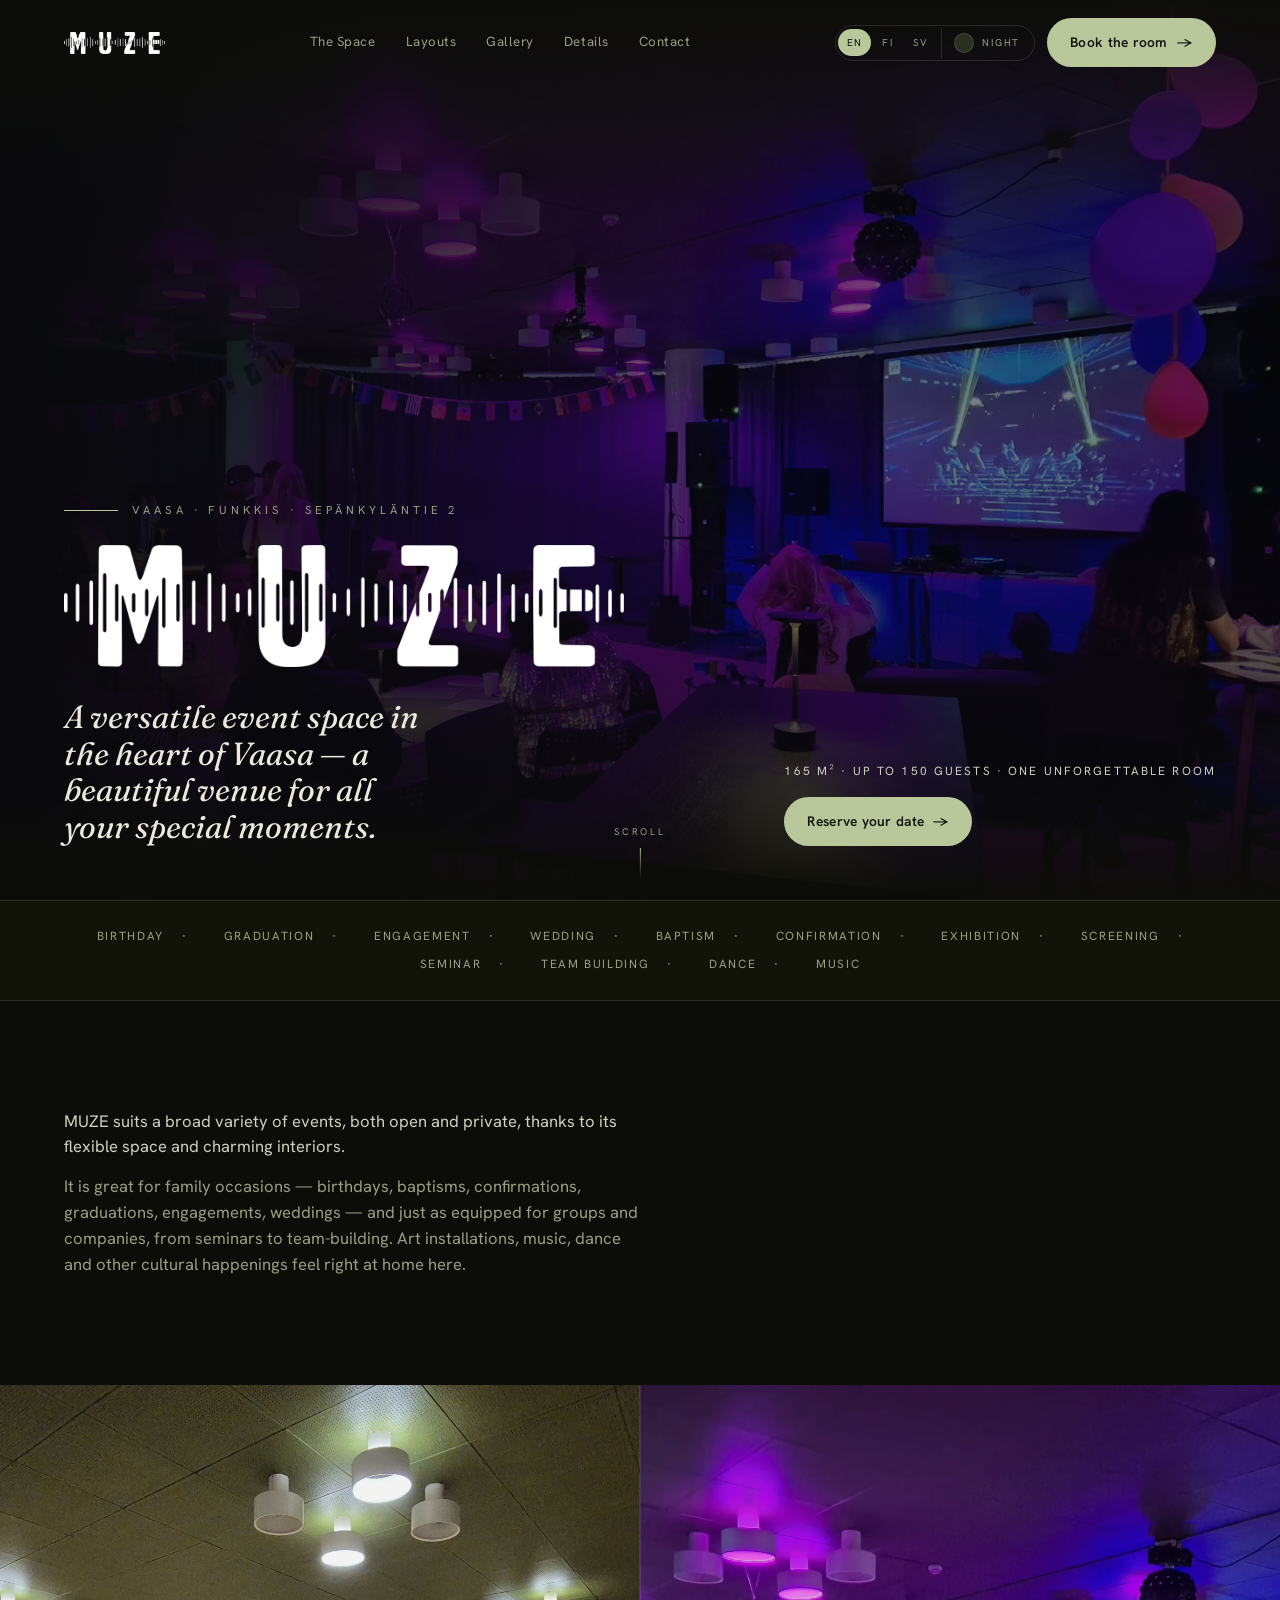
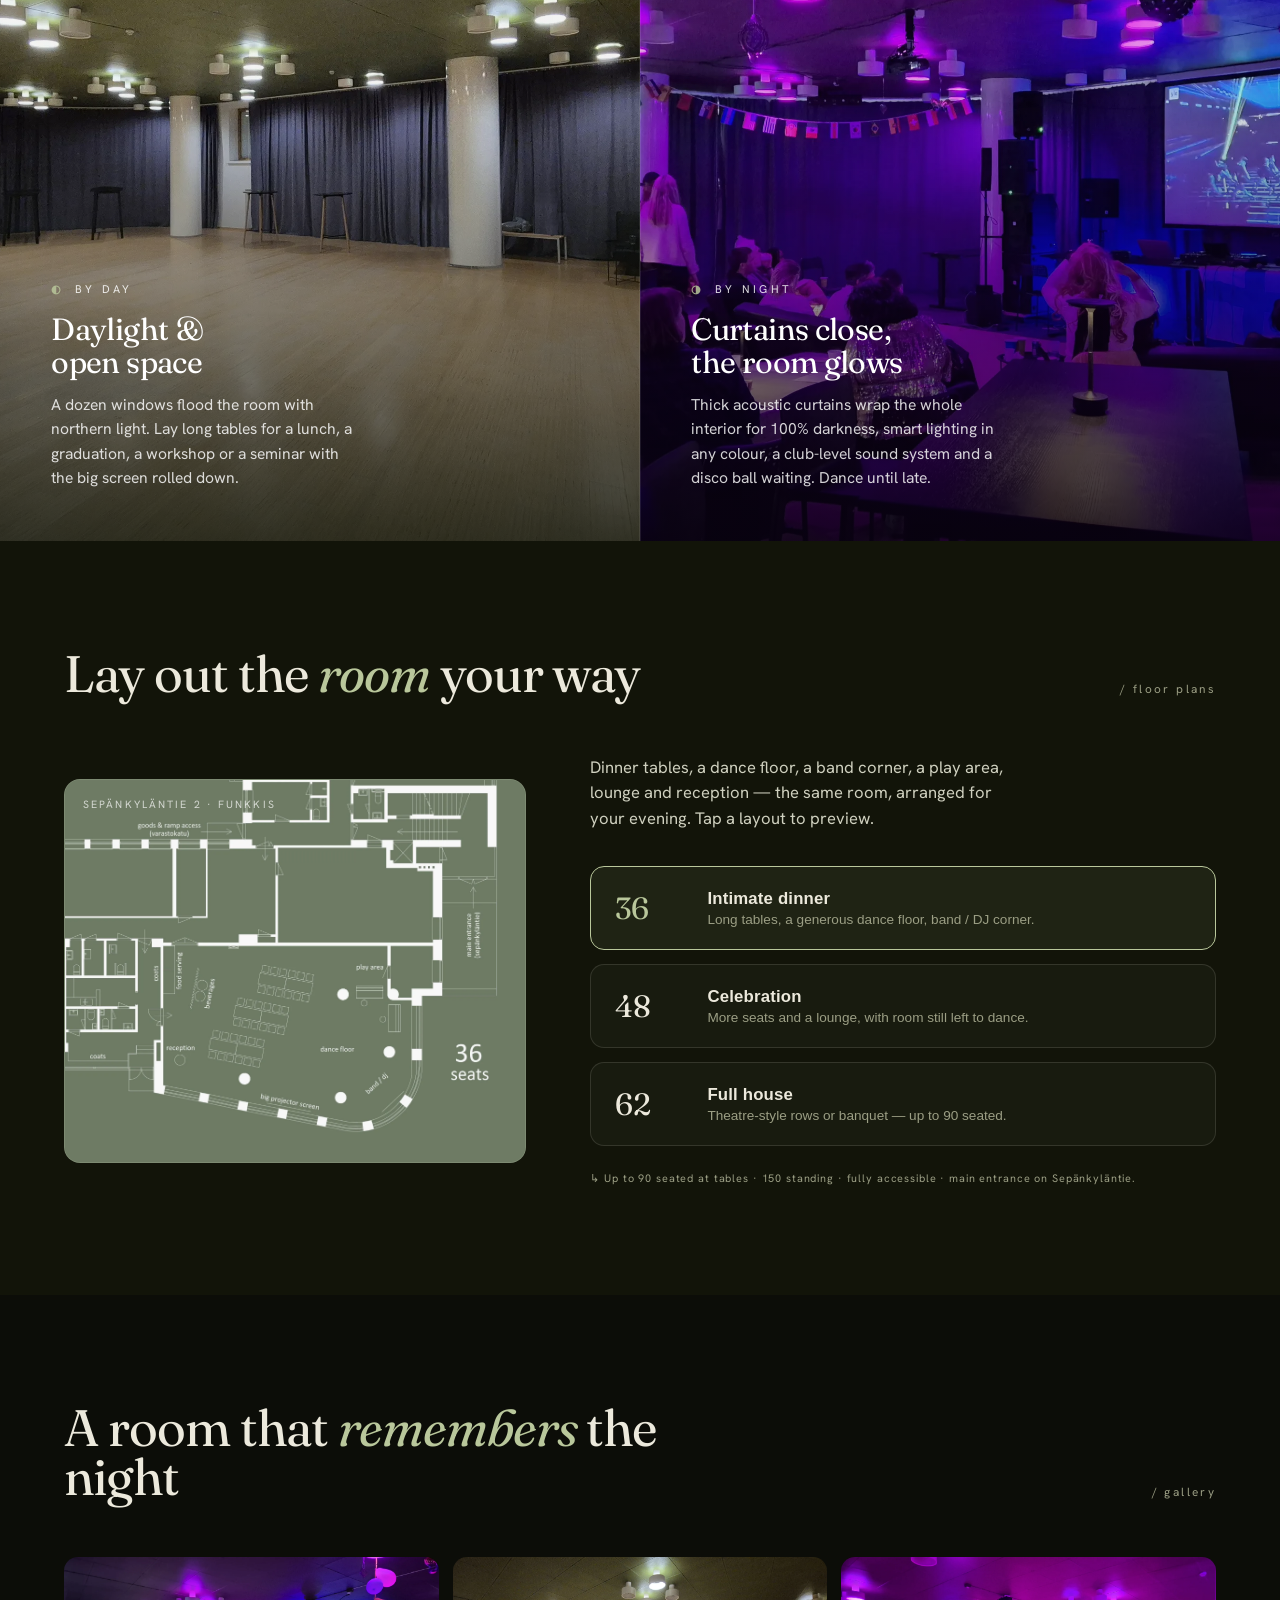
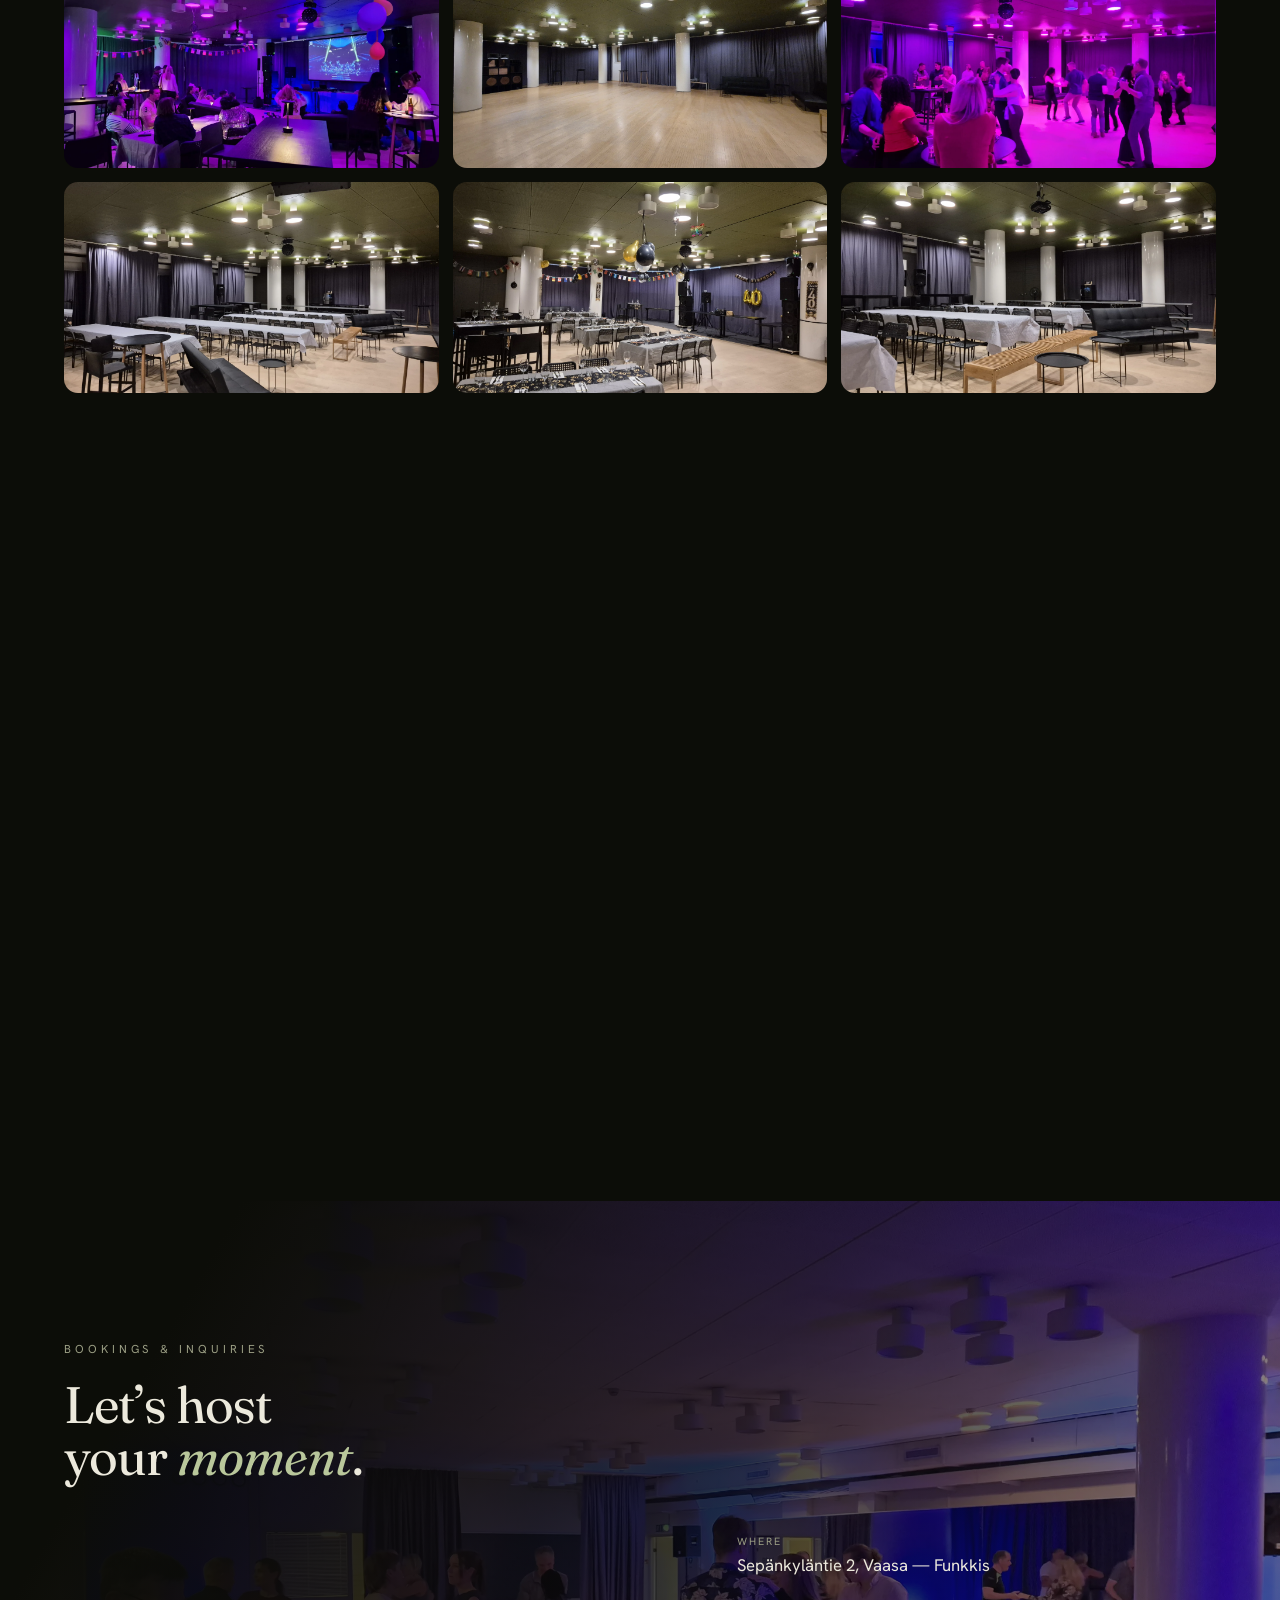
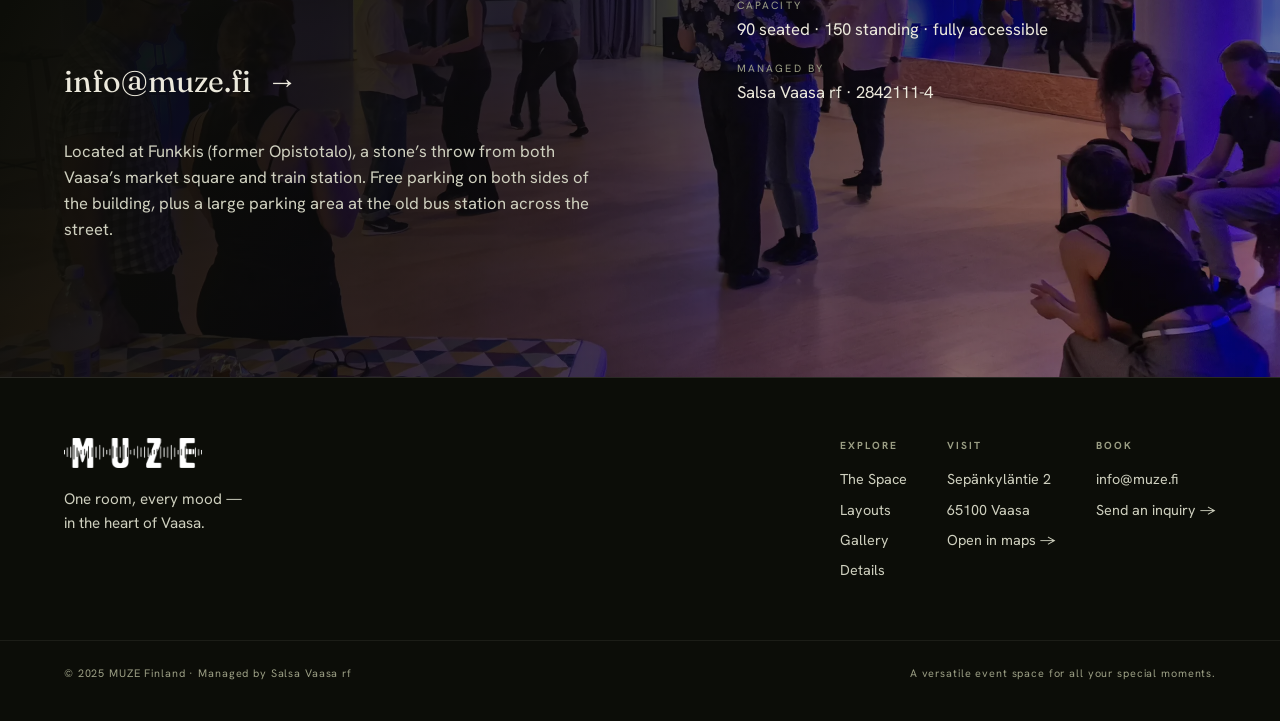
<file: index.html>
<!DOCTYPE html>
<html lang="en" dir="ltr" data-mode="night">
<head>
<meta charset="UTF-8" />
<meta name="viewport" content="width=device-width, initial-scale=1.0" />
<title>MUZE — A versatile event space in the heart of Vaasa</title>
<meta name="description" content="MUZE is a 165 m² event space at Funkkis in Vaasa. Bright and airy by day, a glowing club by night — for weddings, parties, seminars and every special moment. Up to 150 guests." />
<meta property="og:title" content="MUZE — A versatile event space in the heart of Vaasa" />
<meta property="og:description" content="MUZE is a 165 m² event space at Funkkis in Vaasa. Bright and airy by day, a glowing club by night — for weddings, parties, seminars and every special moment. Up to 150 guests." />
<meta property="og:type" content="website" />
<meta property="og:locale" content="en_US" />
<meta property="og:url" content="https://corak80.github.io/muze/index.html" />
<meta property="og:image" content="https://corak80.github.io/muze/assets/20250517_221241-scaled.webp" />
<meta name="twitter:card" content="summary_large_image" />
<link rel="alternate" hreflang="en" href="https://corak80.github.io/muze/index.html" />
<link rel="alternate" hreflang="fi" href="https://corak80.github.io/muze/fi.html" />
<link rel="alternate" hreflang="sv" href="https://corak80.github.io/muze/sv.html" />
<link rel="alternate" hreflang="x-default" href="https://corak80.github.io/muze/index.html" />
<link rel="canonical" href="https://corak80.github.io/muze/index.html" />
<link rel="icon" href="./assets/cropped-Muze-Logo_profile-scaled-1.webp" />
<link rel="preconnect" href="https://fonts.googleapis.com" />
<link rel="preconnect" href="https://fonts.gstatic.com" crossorigin />
<link href="https://fonts.googleapis.com/css2?family=Fraunces:ital,opsz,wght@0,9..144,300..600;1,9..144,300..500&family=Hanken+Grotesk:wght@400;500;600&display=swap" rel="stylesheet" />
<link rel="stylesheet" href="./site.css" />
</head>
<body>

<nav class="nav" id="nav">
  <div class="nav-inner">
    <a href="#top" class="brand" aria-label="MUZE — home"><img class="logo-img" src="./assets/Muze-Logo-NEW_WHITE-scaled.webp" alt="MUZE" /></a>
    <div class="nav-links">
      <a href="#space">The Space</a>
      <a href="#layouts">Layouts</a>
      <a href="#gallery">Gallery</a>
      <a href="#info">Details</a>
      <a href="#contact">Contact</a>
    </div>
    <div class="nav-tools">
      <div class="ctrl-group">
        <div class="lang" role="group" aria-label="Language"><a href="./index.html" class="lang-opt active" hreflang="en">EN</a><a href="./fi.html" class="lang-opt" hreflang="fi">FI</a><a href="./sv.html" class="lang-opt" hreflang="sv">SV</a></div>
        <button class="toggle" id="modeToggle" aria-label="Day / night">
          <span class="dot"></span>
          <span class="lbl-night">Night</span><span class="lbl-day">Day</span>
        </button>
      </div>
      <a href="mailto:info@muze.fi" class="btn btn-primary">Book the room <span class="arrow">→</span></a>
      <button class="menu-btn" id="menuBtn" aria-label="Menu"><span></span><span></span><span></span></button>
    </div>
  </div>
</nav>

<div class="mobile-menu" id="mobileMenu">
  <div class="lang lang-m" aria-label="Language"><a href="./index.html" class="lang-opt active" hreflang="en">EN</a><a href="./fi.html" class="lang-opt" hreflang="fi">FI</a><a href="./sv.html" class="lang-opt" hreflang="sv">SV</a></div>
  <a href="#space">The Space</a>
  <a href="#layouts">Layouts</a>
  <a href="#gallery">Gallery</a>
  <a href="#info">Details</a>
  <a href="#contact">Contact <em>info@muze.fi</em></a>
</div>

<header class="hero" id="top">
  <div class="hero-bg"><div class="photo" id="heroPhoto"></div></div>
  <div class="wrap">
    <div class="hero-eyebrow"><span class="ln"></span><span class="eyebrow">Vaasa · Funkkis · Sepänkyläntie 2</span></div>
    <h1 class="hero-logo"><img src="./assets/Muze-Logo-NEW_WHITE-scaled.webp" alt="MUZE" /></h1>
    <div class="hero-bottom">
      <p class="hero-tag">A versatile event space in the heart of Vaasa — a beautiful venue for all your special moments.</p>
      <div class="hero-cta">
        <span class="hero-meta">165 m² · up to 150 guests · one unforgettable room</span>
        <a href="#contact" class="btn btn-primary">Reserve your date <span class="arrow">→</span></a>
      </div>
    </div>
  </div>
  <div class="scrollcue"><span>scroll</span><span class="bar"></span></div>
</header>

<div class="marquee" aria-hidden="true">
  <div class="marquee-track" id="marquee"><span>Birthday</span><span>Graduation</span><span>Engagement</span><span>Wedding</span><span>Baptism</span><span>Confirmation</span><span>Exhibition</span><span>Screening</span><span>Seminar</span><span>Team Building</span><span>Dance</span><span>Music</span></div>
</div>

<section class="section" id="space">
  <div class="wrap">
    <div class="intro-text">
      <p class="lead reveal">MUZE suits a broad variety of events, both open and private, thanks to its flexible space and charming interiors.</p>
      <p class="lead reveal d1" style="margin-top:14px">It is great for family occasions — birthdays, baptisms, confirmations, graduations, engagements, weddings — and just as equipped for groups and companies, from seminars to team-building. Art installations, music, dance and other cultural happenings feel right at home here.</p>
    </div>
  </div>
</section>

<section class="section duality">
  <div class="duo">
    <div class="panel day">
      <img src="./assets/20250106_141251-scaled.webp" alt="MUZE — By day" loading="lazy" />
      <div class="ov"></div>
      <div class="c"><div class="k"><b>◐</b> By day</div><h3 class="display">Daylight &amp;<br>open space</h3><p>A dozen windows flood the room with northern light. Lay long tables for a lunch, a graduation, a workshop or a seminar with the big screen rolled down.</p></div>
    </div>
    <div class="panel night">
      <img src="./assets/20250517_221241-scaled.webp" alt="MUZE — By night" loading="lazy" />
      <div class="ov"></div>
      <div class="c"><div class="k"><b>◑</b> By night</div><h3 class="display">Curtains close,<br>the room glows</h3><p>Thick acoustic curtains wrap the whole interior for 100% darkness, smart lighting in any colour, a club-level sound system and a disco ball waiting. Dance until late.</p></div>
    </div>
    <div class="divide"></div>
  </div>
</section>

<section class="section layouts" id="layouts">
  <div class="wrap">
    <div class="shead"><h2 class="display reveal">Lay out the <em>room</em> your way</h2><span class="snum reveal d1">/ floor plans</span></div>
    <div class="lay-wrap">
      <div class="lay-plan reveal" id="layPlan">
        <span class="tagn">Sepänkyläntie 2 · Funkkis</span>
        <img src="./assets/1_1.webp" data-i="0" class="on" alt="Intimate dinner — 36" />
        <img src="./assets/3_1.webp" data-i="1" alt="Celebration — 48" />
        <img src="./assets/5_1.webp" data-i="2" alt="Full house — 62" />
      </div>
      <div class="reveal d1">
        <p class="lead">Dinner tables, a dance floor, a band corner, a play area, lounge and reception — the same room, arranged for your evening. Tap a layout to preview.</p>
        <div class="lay-opts" id="layOpts">
          <button class="lay-opt active" data-i="0"><span class="seats">36</span><div class="ld"><h5>Intimate dinner</h5><p>Long tables, a generous dance floor, band / DJ corner.</p></div></button>
          <button class="lay-opt" data-i="1"><span class="seats">48</span><div class="ld"><h5>Celebration</h5><p>More seats and a lounge, with room still left to dance.</p></div></button>
          <button class="lay-opt" data-i="2"><span class="seats">62</span><div class="ld"><h5>Full house</h5><p>Theatre-style rows or banquet — up to 90 seated.</p></div></button>
        </div>
        <p class="lay-note">↳ Up to 90 seated at tables · 150 standing · fully accessible · main entrance on Sepänkyläntie.</p>
      </div>
    </div>
  </div>
</section>

<section class="section" id="gallery">
  <div class="wrap">
    <div class="shead"><h2 class="display reveal">A room that <em>remembers</em> the night</h2><span class="snum reveal d1">/ gallery</span></div>
    <div class="gal reveal">
      <figure><img src="./assets/20250517_221241-scaled.webp" alt="MUZE — Dance night · full glow" loading="lazy"></figure>
      <figure><img src="./assets/4-scaled.webp" alt="MUZE — Seminar · by day" loading="lazy"></figure>
      <figure><img src="./assets/20250106_141251-scaled.webp" alt="MUZE — 165 m² · open floor" loading="lazy"></figure>
      <figure><img src="./assets/20250613_194356-scaled.webp" alt="MUZE — Milestone birthday" loading="lazy"></figure>
      <figure><img src="./assets/20241213_213850-scaled.webp" alt="MUZE — Live music · intimate set" loading="lazy"></figure>
      <figure><img src="./assets/6-scaled.webp" alt="MUZE — Dinner & lounge" loading="lazy"></figure>
    </div>
  </div>
</section>

<section class="section" id="info">
  <div class="wrap">
    <div class="shead"><h2 class="display reveal">Good to know</h2><span class="snum reveal d1">/ practical details</span></div>
    <div class="acc reveal" id="acc">

      <div class="acc-item">
        <button class="acc-head">Rental fees <span class="plus">+</span></button>
        <div class="acc-body"><div class="acc-inner">
          <p class="lay-note" style="margin:0 0 26px">Prices are indicative — ask for a customised quote for your event. &nbsp;·&nbsp; Includes the use of a projector, big screen and basic sound system.</p>
          <div class="price-grid"><div class="pcard reveal">
        <div class="ptitle">Monday — Thursday</div>
        <div class="psub">Weekday rates</div>
        <div class="prow"><div class="pd">4 hours<small>ending by 21:00</small></div><div class="pp">150 €</div></div><div class="prow"><div class="pd">4 hours<small>ending later</small></div><div class="pp">180 €</div></div><div class="prow"><div class="pd">8 hours<small>ending by 21:00</small></div><div class="pp">250 €</div></div><div class="prow"><div class="pd">8 hours<small>ending later</small></div><div class="pp">300 €</div></div>
      </div><div class="pcard reveal">
        <div class="ptitle">Friday or Saturday</div>
        <div class="psub">Weekend rates</div>
        <div class="prow"><div class="pd">4 hours<small>ending by 21:00</small></div><div class="pp">200 €</div></div><div class="prow"><div class="pd">4 hours<small>ending later</small></div><div class="pp">230 €</div></div><div class="prow"><div class="pd">8 hours<small>ending by 21:00</small></div><div class="pp">300 €</div></div><div class="prow"><div class="pd">8 hours<small>ending later</small></div><div class="pp">350 €</div></div>
      </div><div class="pcard feature reveal">
        <div class="ptitle">The whole weekend</div>
        <div class="psub">Friday to Sunday — make it a proper celebration</div>
        <div class="prow"><div class="pd">48 hours<small>Friday → Sunday, ending by 2 pm</small></div><div class="pp">450 €</div></div><div class="prow"><div class="pd">Tables, chairs & tablecloths</div><div class="pp">1,50 € / seat</div></div><div class="prow"><div class="pd">Cleaning fee<small>by event type, guest count & catering</small></div><div class="pp">50–150 €</div></div>
      </div></div>
          <div class="addons"><div class="addon reveal"><div class="at">Advanced sound & light</div><div class="arow"><span>4 subs · 4 tops · 2 monitors · mixer · mics</span><b>300 €</b></div><div class="arow"><span>Disco ball · LED · lasers · hazer (fog) machine</span><b>200 €</b></div></div><div class="addon reveal"><div class="at">Entertainment</div><div class="arow" style="opacity:.7"><span><em>You are also welcome to play your own music.</em></span><b></b></div><div class="arow"><span>DJ</span><b>350–500 €</b></div><div class="arow"><span>Live music — solo artist</span><b>500 €</b></div><div class="arow"><span>Duo</span><b>750 €</b></div><div class="arow"><span>Band</span><b>1200–2500 €</b></div></div><div class="addon reveal"><div class="at">Dining</div><div class="arow"><span>Dinner buffet <small>starters, mains, desserts, coffee & tea — tableware included</small></span><b>32–46 € / pp</b></div><div class="arow"><span>External catering or your own food <small>coordination & tableware</small></span><b>5 € / guest</b></div><div class="arow"><span>Buffet serving devices <small>warmers, coolers, coffee / ice maker…</small></span><b>20 € / device</b></div></div></div>
          <p class="lay-note" style="margin-top:24px">MUZE does not offer bar service. For private events you may bring and serve your own drinks; we can provide glasses and ice at 0,50 € / item (included free with the buffet and catering options). Free cancellation up to 10 days before the event; later cancellations are charged 50%.</p>
        </div></div>
      </div>

      <div class="acc-item">
        <button class="acc-head">What’s included <span class="plus">+</span></button>
        <div class="acc-body"><div class="acc-inner">
          <div class="feat-grid">
          <div class="feat"><span class="fi">01</span><div><h4 class="display">Central location</h4><p>In the heart of Vaasa, with parking possibilities on both sides of the building.</p></div></div>
          <div class="feat"><span class="fi">02</span><div><h4 class="display">Wheelchair accessible</h4><p>Step-free and welcoming to every guest.</p></div></div>
          <div class="feat"><span class="fi">03</span><div><h4 class="display">165 m² of open space</h4><p>One generous, open room to shape exactly as you like.</p></div></div>
          <div class="feat"><span class="fi">04</span><div><h4 class="display">Hard wooden floor</h4><p>Warm, hard wooden flooring throughout.</p></div></div>
          <div class="feat"><span class="fi">05</span><div><h4 class="display">90 seated · 150 standing</h4><p>Room for up to 90 seated guests — tables and chairs available — or 150 standing.</p></div></div>
          <div class="feat"><span class="fi">06</span><div><h4 class="display">Wardrobe & kitchen</h4><p>Own wardrobe, lavatory spaces and a kitchen for serving and final prepping (no cooking).</p></div></div>
          <div class="feat"><span class="fi">07</span><div><h4 class="display">Club-level sound</h4><p>A serious, club-level sound system built right in.</p></div></div>
          <div class="feat"><span class="fi">08</span><div><h4 class="display">Smart lighting</h4><p>Tunable smart lighting for every mood.</p></div></div>
          <div class="feat"><span class="fi">09</span><div><h4 class="display">Daylight or full dark</h4><p>Plenty of daylight from a dozen windows, plus thick acoustic curtains for 100% darkness when needed.</p></div></div>
          <div class="feat"><span class="fi">10</span><div><h4 class="display">135″ projection</h4><p>A big projection screen — 135″, a full 3 metres — with projector included.</p></div></div>
          <div class="feat"><span class="fi">11</span><div><h4 class="display">Entertainment on request</h4><p>Add a DJ or a live band whenever you like.</p></div></div>
          <div class="feat"><span class="fi">12</span><div><h4 class="display">Food & drink, your way</h4><p>Catering or serving on request; otherwise bring and serve your own food and drinks.</p></div></div>
          </div>
        </div></div>
      </div>

      <div class="acc-item">
        <button class="acc-head">Equipment for hire <span class="plus">+</span></button>
        <div class="acc-body"><div class="acc-inner">
          <p class="lead" style="margin-bottom:26px">Got an event coming up but don’t have everything you need? No worries — we’ve got you covered. Contact us to rent exactly the equipment your event or party needs.</p>
          <div class="rgroup"><h5 class="rgroup-h">Sound systems</h5><div class="acc-grid">
            <div class="arow"><span>Set S — 1× Behringer 15″ active sub · 2× Mackie 12″ 1000 W speakers · mixer, cables, mics, stands</span><b>150 €</b></div>
            <div class="arow"><span>Set M — 2× Pyrit dual 12″ active subs · 2× Mackie 15″ 1400 W speakers · mixer, cables, mics, stands</span><b>300 €</b></div>
            <div class="arow"><span>Set L — 4× Pyrit dual 12″ active subs · 4× Mackie 15″ 1400 W speakers · mixer, cables, mics, stands</span><b>500 €</b></div>
            <div class="arow"><span>Set XL — 4× Pyrit dual 12″ subs · 4× Mackie 15″ + 2× Mackie 12″ speakers · mixer, cables, mics, stands</span><b>600 €</b></div>
          </div></div>
          <div class="rgroup"><h5 class="rgroup-h">Lighting</h5><div class="acc-grid">
            <div class="arow"><span>LED & laser light</span><b>100 € / unit</b></div>
            <div class="arow"><span>RGB flood light</span><b>20 € / unit</b></div>
            <div class="arow"><span>High-end hazer (fog) machine</span><b>150 €</b></div>
          </div></div>
          <div class="rgroup"><h5 class="rgroup-h">Party furniture</h5><div class="acc-grid">
            <div class="arow"><span>Foldable table 180 × 75 cm</span><b>10 € / table</b></div>
            <div class="arow"><span>Stackable chair</span><b>2,50 € / chair</b></div>
            <div class="arow"><span>Tent 3 × 3 m</span><b>60 €</b></div>
            <div class="arow"><span>Tent 3 × 6 m</span><b>80 €</b></div>
          </div></div>
          <div class="rgroup"><h5 class="rgroup-h">Tableware</h5><p class="lay-note" style="margin:0 0 12px">Picked up from and returned to MUZE, washed.</p><div class="acc-grid">
            <div class="arow"><span>Tablecloth</span><b>3,50 € / pc</b></div>
            <div class="arow full"><span>Plates, bowls, cutlery & glassware — champagne, wine, water, coffee & teacups</span><b>0,40 € / pc</b></div>
          </div></div>
          <div class="rgroup"><h5 class="rgroup-h">Food serving devices</h5><div class="acc-grid">
            <div class="arow"><span>Electric soup warmer · 9 L</span><b>20 €</b></div>
            <div class="arow"><span>Electric chafing dish · 1/1 GN</span><b>20 €</b></div>
            <div class="arow"><span>Electric heating plate · 55 × 35 cm</span><b>20 €</b></div>
            <div class="arow"><span>Large coffee maker · 40 cups</span><b>20 €</b></div>
            <div class="arow"><span>Small refrigerator · h. 85 cm</span><b>20 €</b></div>
            <div class="arow"><span>Ice maker · ~2 L</span><b>20 €</b></div>
          </div></div>
        </div></div>
      </div>

      <div class="acc-item">
        <button class="acc-head">House rules <span class="plus">+</span></button>
        <div class="acc-body"><div class="acc-inner">
          <div class="rule-grid">
          <div class="rule"><span class="rn display">①</span><p>A contract is signed by the event’s main organiser / responsible person.</p></div>
          <div class="rule"><span class="rn display">②</span><p>Guests are expected to treat the premises with care.</p></div>
          <div class="rule"><span class="rn display">③</span><p>Keep away from the large mirrors; wipe any spills on the wooden floor immediately.</p></div>
          <div class="rule"><span class="rn display">④</span><p>Don’t drag furniture across the wooden floor — lift it instead.</p></div>
          <div class="rule"><span class="rn display">⑤</span><p>Keep doors closed during the event and locked when leaving the premises.</p></div>
          <div class="rule"><span class="rn display">⑥</span><p>Afterwards, return the space to the condition it was received in — decorations removed, furniture back in place.</p></div>
          <div class="rule"><span class="rn display">⑦</span><p>A cleaning fee of 50–150 € applies, depending on the event, guest count and food & beverage service.</p></div>
          <div class="rule"><span class="rn display">⑧</span><p>The organiser must report any damage to the premises or equipment immediately and compensate for damage caused during the event.</p></div>
          <div class="rule"><span class="rn display">⑨</span><p>Free cancellation up to 10 days before the event; later cancellations are charged 50% of the agreed fee.</p></div>
          </div>
        </div></div>
      </div>

    </div>
  </div>
</section>

<section class="contact" id="contact">
  <div class="contact-bg"><img src="./assets/20240927_183017-scaled.webp" alt="MUZE" loading="lazy" /></div>
  <div class="wrap">
    <span class="eyebrow reveal">Bookings & inquiries</span>
    <h2 class="display reveal d1" style="margin-top:18px">Let’s host<br>your <em>moment</em>.</h2>
    <div class="cgrid">
      <a href="mailto:info@muze.fi?subject=MUZE" class="cmail reveal d1">info@muze.fi <span class="arrow">→</span></a>
      <div class="cinfo reveal d2">
        <div class="ci"><span class="cl">Where</span><a class="cv" href="https://maps.google.com/?q=Sepänkyläntie+2+Vaasa" target="_blank" rel="noopener">Sepänkyläntie 2, Vaasa — Funkkis</a></div>
        <div class="ci"><span class="cl">Capacity</span><span class="cv">90 seated · 150 standing · fully accessible</span></div>
        <div class="ci"><span class="cl">Managed by</span><span class="cv">Salsa Vaasa rf · 2842111-4</span></div>
      </div>
    </div>
    <p class="lead reveal d2" style="margin-top:34px;max-width:60ch">Located at Funkkis (former Opistotalo), a stone’s throw from both Vaasa’s market square and train station. Free parking on both sides of the building, plus a large parking area at the old bus station across the street.</p>
  </div>
</section>

<footer>
  <div class="wrap foot">
    <div>
      <img class="foot-logo" src="./assets/Muze-Logo-NEW_WHITE-scaled.webp" alt="MUZE" />
      <p class="lead" style="margin-top:20px;font-size:.95rem">One room, every mood —<br>in the heart of Vaasa.</p>
    </div>
    <div class="foot-links">
      <div class="foot-col"><h6>Explore</h6>
        <a href="#space">The Space</a><a href="#layouts">Layouts</a><a href="#gallery">Gallery</a><a href="#info">Details</a>
      </div>
      <div class="foot-col"><h6>Visit</h6>
        <span>Sepänkyläntie 2</span><span>65100 Vaasa</span><a href="https://maps.google.com/?q=Sepänkyläntie+2+Vaasa" target="_blank" rel="noopener">Open in maps →</a>
      </div>
      <div class="foot-col"><h6>Book</h6>
        <a href="mailto:info@muze.fi">info@muze.fi</a><a href="mailto:info@muze.fi?subject=MUZE">Send an inquiry →</a>
      </div>
    </div>
  </div>
  <div class="wrap foot-base"><span>© 2025 MUZE Finland · Managed by Salsa Vaasa rf</span><span>A versatile event space for all your special moments.</span></div>
</footer>

<script src="./site.js"></script>
</body>
</html>
</file>
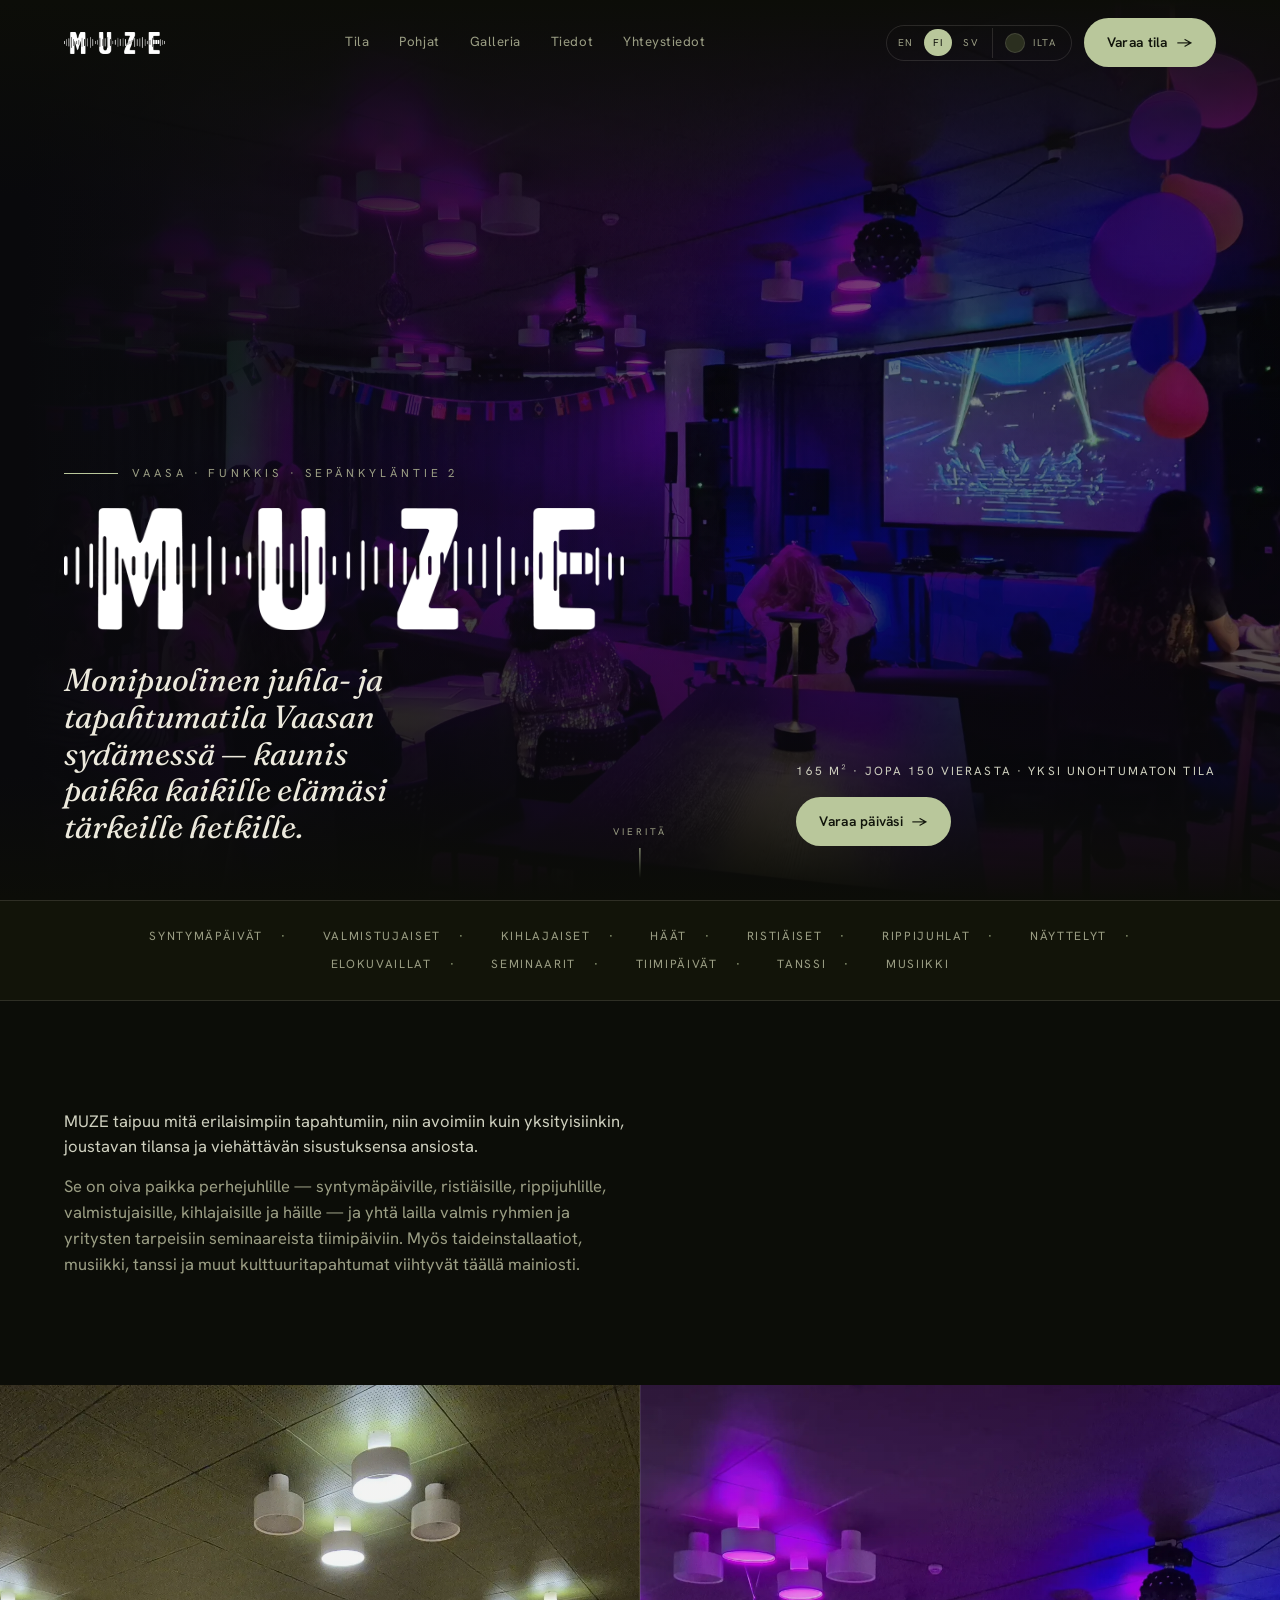
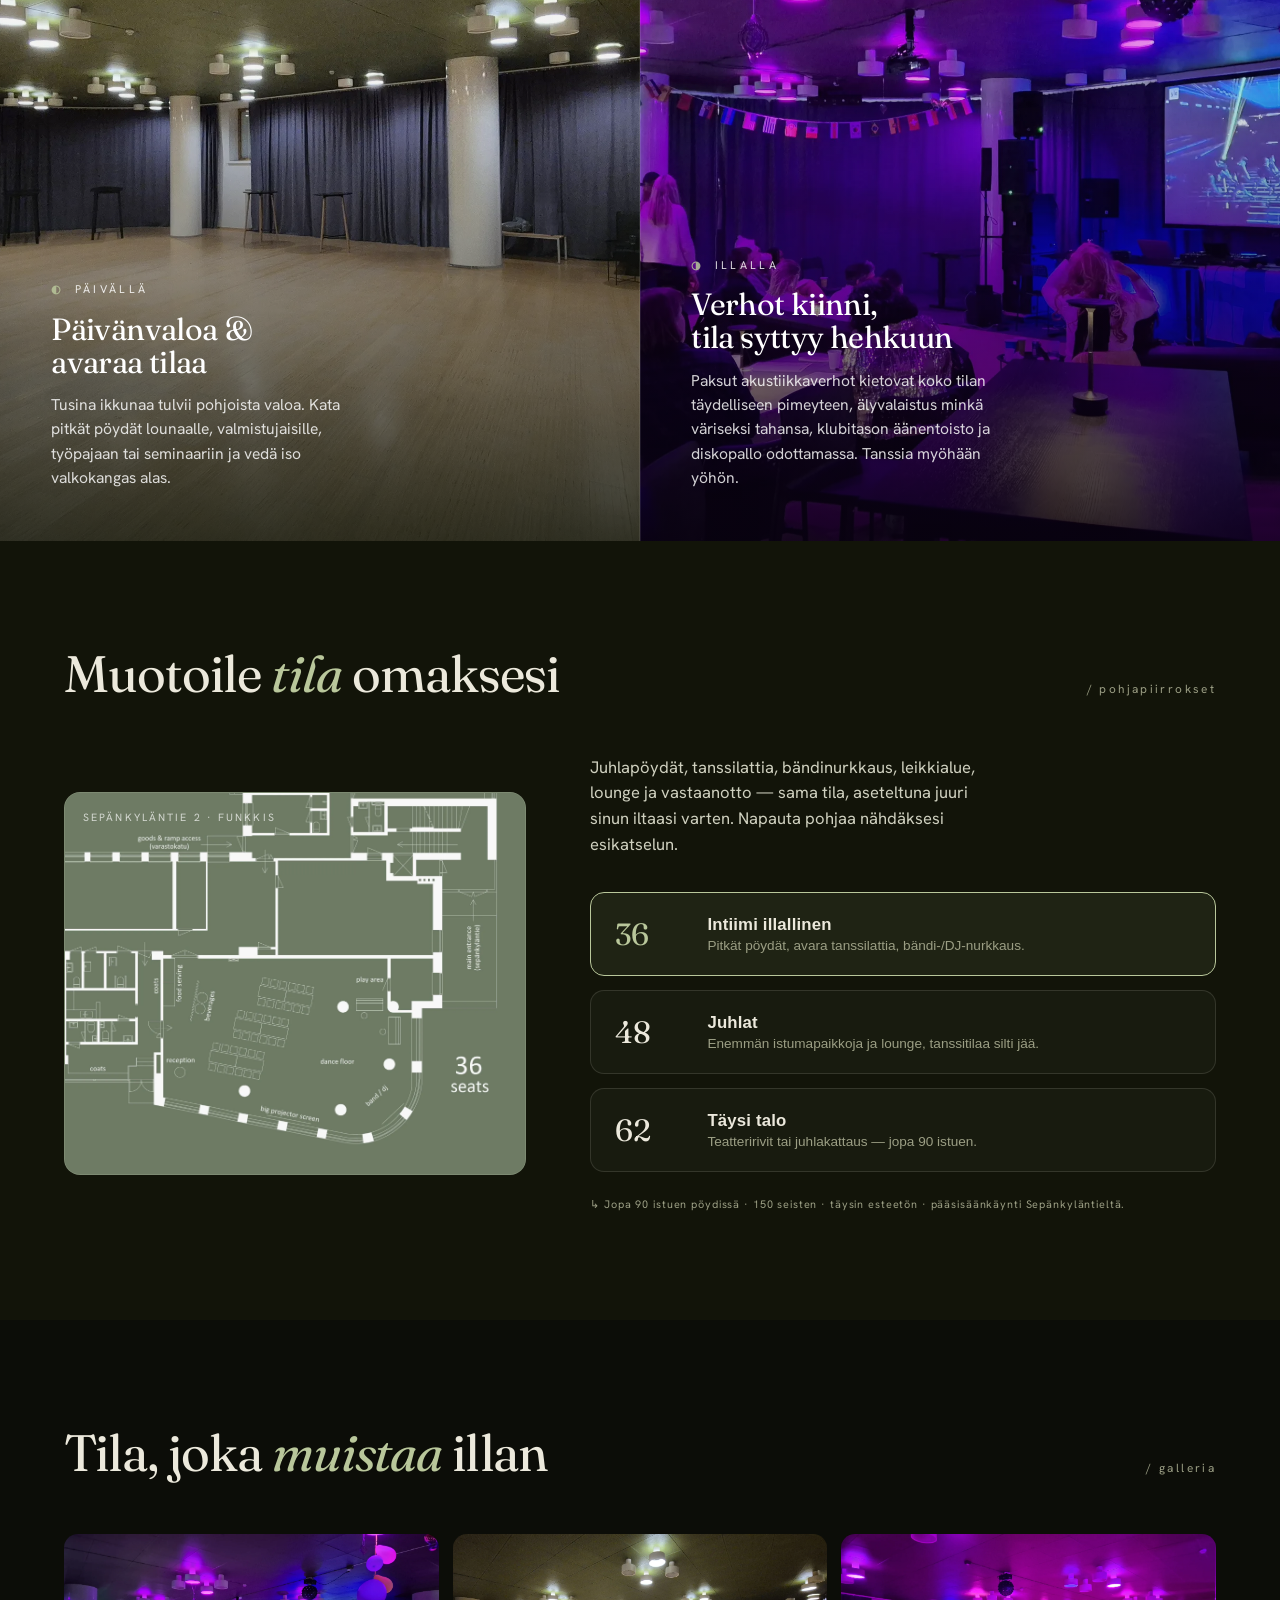
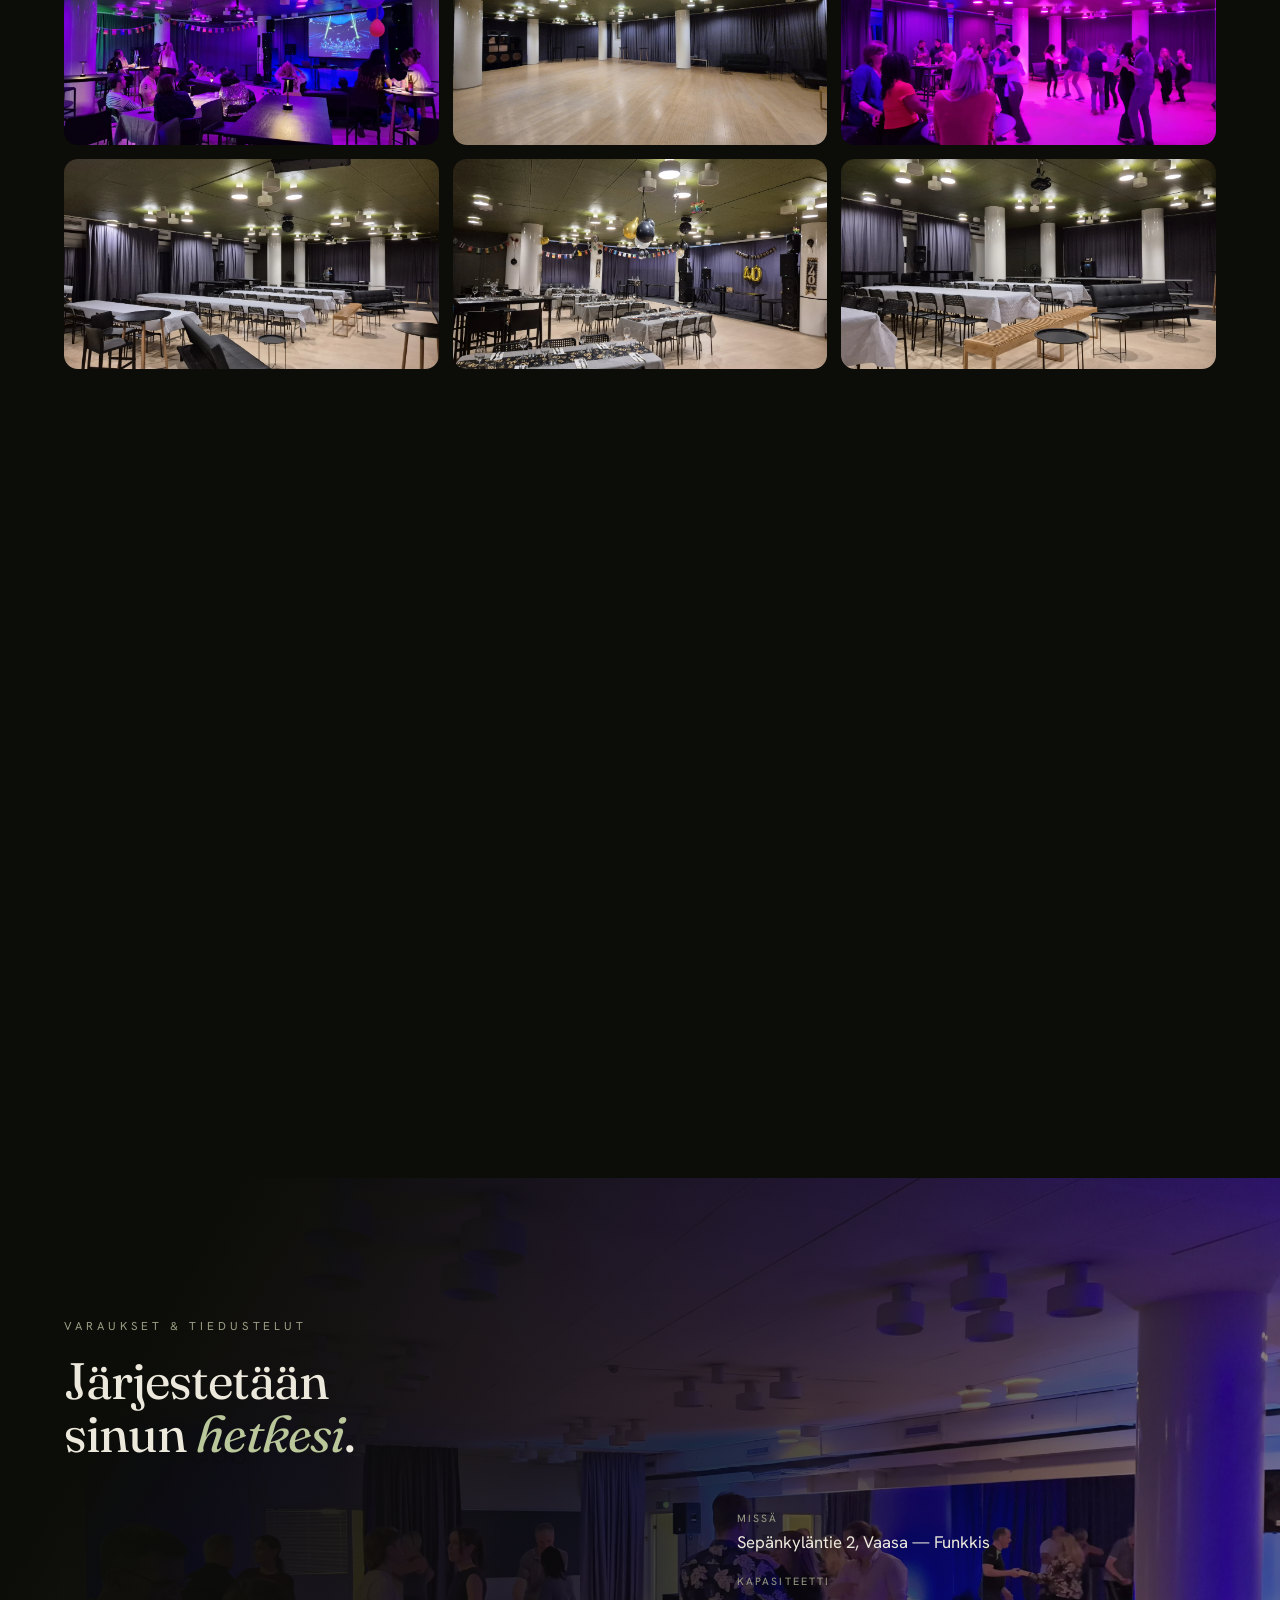
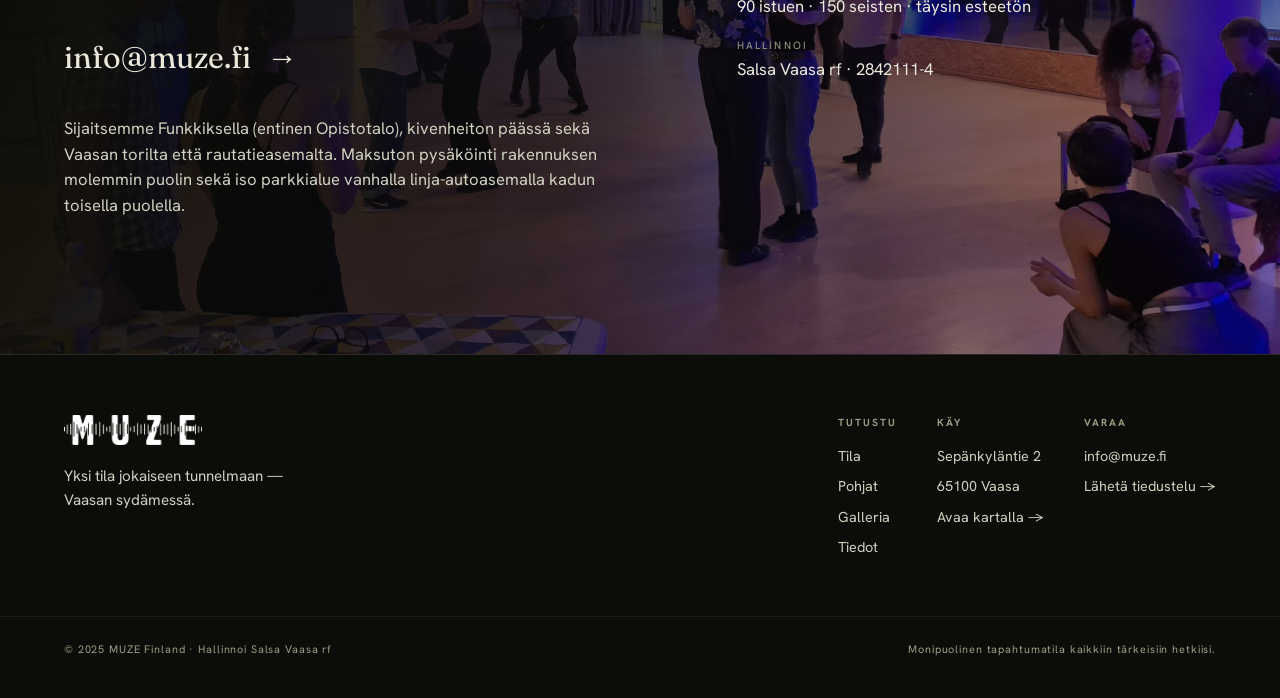
<file: fi.html>
<!DOCTYPE html>
<html lang="fi" dir="ltr" data-mode="night">
<head>
<meta charset="UTF-8" />
<meta name="viewport" content="width=device-width, initial-scale=1.0" />
<title>MUZE — Monipuolinen juhla- ja tapahtumatila Vaasan sydämessä</title>
<meta name="description" content="MUZE on 165 m² tapahtumatila Funkkiksella Vaasassa. Päivällä valoisa ja avara, illalla hehkuva juhlatila — häihin, juhliin, seminaareihin ja kaikkiin tärkeisiin hetkiin. Jopa 150 vierasta." />
<meta property="og:title" content="MUZE — Monipuolinen juhla- ja tapahtumatila Vaasan sydämessä" />
<meta property="og:description" content="MUZE on 165 m² tapahtumatila Funkkiksella Vaasassa. Päivällä valoisa ja avara, illalla hehkuva juhlatila — häihin, juhliin, seminaareihin ja kaikkiin tärkeisiin hetkiin. Jopa 150 vierasta." />
<meta property="og:type" content="website" />
<meta property="og:locale" content="fi_FI" />
<meta property="og:url" content="https://corak80.github.io/muze/fi.html" />
<meta property="og:image" content="https://corak80.github.io/muze/assets/20250517_221241-scaled.webp" />
<meta name="twitter:card" content="summary_large_image" />
<link rel="alternate" hreflang="en" href="https://corak80.github.io/muze/index.html" />
<link rel="alternate" hreflang="fi" href="https://corak80.github.io/muze/fi.html" />
<link rel="alternate" hreflang="sv" href="https://corak80.github.io/muze/sv.html" />
<link rel="alternate" hreflang="x-default" href="https://corak80.github.io/muze/index.html" />
<link rel="canonical" href="https://corak80.github.io/muze/fi.html" />
<link rel="icon" href="./assets/cropped-Muze-Logo_profile-scaled-1.webp" />
<link rel="preconnect" href="https://fonts.googleapis.com" />
<link rel="preconnect" href="https://fonts.gstatic.com" crossorigin />
<link href="https://fonts.googleapis.com/css2?family=Fraunces:ital,opsz,wght@0,9..144,300..600;1,9..144,300..500&family=Hanken+Grotesk:wght@400;500;600&display=swap" rel="stylesheet" />
<link rel="stylesheet" href="./site.css" />
</head>
<body>

<nav class="nav" id="nav">
  <div class="nav-inner">
    <a href="#top" class="brand" aria-label="MUZE — home"><img class="logo-img" src="./assets/Muze-Logo-NEW_WHITE-scaled.webp" alt="MUZE" /></a>
    <div class="nav-links">
      <a href="#space">Tila</a>
      <a href="#layouts">Pohjat</a>
      <a href="#gallery">Galleria</a>
      <a href="#info">Tiedot</a>
      <a href="#contact">Yhteystiedot</a>
    </div>
    <div class="nav-tools">
      <div class="ctrl-group">
        <div class="lang" role="group" aria-label="Language"><a href="./index.html" class="lang-opt" hreflang="en">EN</a><a href="./fi.html" class="lang-opt active" hreflang="fi">FI</a><a href="./sv.html" class="lang-opt" hreflang="sv">SV</a></div>
        <button class="toggle" id="modeToggle" aria-label="Day / night">
          <span class="dot"></span>
          <span class="lbl-night">Ilta</span><span class="lbl-day">Päivä</span>
        </button>
      </div>
      <a href="mailto:info@muze.fi" class="btn btn-primary">Varaa tila <span class="arrow">→</span></a>
      <button class="menu-btn" id="menuBtn" aria-label="Menu"><span></span><span></span><span></span></button>
    </div>
  </div>
</nav>

<div class="mobile-menu" id="mobileMenu">
  <div class="lang lang-m" aria-label="Language"><a href="./index.html" class="lang-opt" hreflang="en">EN</a><a href="./fi.html" class="lang-opt active" hreflang="fi">FI</a><a href="./sv.html" class="lang-opt" hreflang="sv">SV</a></div>
  <a href="#space">Tila</a>
  <a href="#layouts">Pohjat</a>
  <a href="#gallery">Galleria</a>
  <a href="#info">Tiedot</a>
  <a href="#contact">Yhteystiedot <em>info@muze.fi</em></a>
</div>

<header class="hero" id="top">
  <div class="hero-bg"><div class="photo" id="heroPhoto"></div></div>
  <div class="wrap">
    <div class="hero-eyebrow"><span class="ln"></span><span class="eyebrow">Vaasa · Funkkis · Sepänkyläntie 2</span></div>
    <h1 class="hero-logo"><img src="./assets/Muze-Logo-NEW_WHITE-scaled.webp" alt="MUZE" /></h1>
    <div class="hero-bottom">
      <p class="hero-tag">Monipuolinen juhla- ja tapahtumatila Vaasan sydämessä — kaunis paikka kaikille elämäsi tärkeille hetkille.</p>
      <div class="hero-cta">
        <span class="hero-meta">165 m² · jopa 150 vierasta · yksi unohtumaton tila</span>
        <a href="#contact" class="btn btn-primary">Varaa päiväsi <span class="arrow">→</span></a>
      </div>
    </div>
  </div>
  <div class="scrollcue"><span>vieritä</span><span class="bar"></span></div>
</header>

<div class="marquee" aria-hidden="true">
  <div class="marquee-track" id="marquee"><span>Syntymäpäivät</span><span>Valmistujaiset</span><span>Kihlajaiset</span><span>Häät</span><span>Ristiäiset</span><span>Rippijuhlat</span><span>Näyttelyt</span><span>Elokuvaillat</span><span>Seminaarit</span><span>Tiimipäivät</span><span>Tanssi</span><span>Musiikki</span></div>
</div>

<section class="section" id="space">
  <div class="wrap">
    <div class="intro-text">
      <p class="lead reveal">MUZE taipuu mitä erilaisimpiin tapahtumiin, niin avoimiin kuin yksityisiinkin, joustavan tilansa ja viehättävän sisustuksensa ansiosta.</p>
      <p class="lead reveal d1" style="margin-top:14px">Se on oiva paikka perhejuhlille — syntymäpäiville, ristiäisille, rippijuhlille, valmistujaisille, kihlajaisille ja häille — ja yhtä lailla valmis ryhmien ja yritysten tarpeisiin seminaareista tiimipäiviin. Myös taideinstallaatiot, musiikki, tanssi ja muut kulttuuritapahtumat viihtyvät täällä mainiosti.</p>
    </div>
  </div>
</section>

<section class="section duality">
  <div class="duo">
    <div class="panel day">
      <img src="./assets/20250106_141251-scaled.webp" alt="MUZE — Päivällä" loading="lazy" />
      <div class="ov"></div>
      <div class="c"><div class="k"><b>◐</b> Päivällä</div><h3 class="display">Päivänvaloa &amp;<br>avaraa tilaa</h3><p>Tusina ikkunaa tulvii pohjoista valoa. Kata pitkät pöydät lounaalle, valmistujaisille, työpajaan tai seminaariin ja vedä iso valkokangas alas.</p></div>
    </div>
    <div class="panel night">
      <img src="./assets/20250517_221241-scaled.webp" alt="MUZE — Illalla" loading="lazy" />
      <div class="ov"></div>
      <div class="c"><div class="k"><b>◑</b> Illalla</div><h3 class="display">Verhot kiinni,<br>tila syttyy hehkuun</h3><p>Paksut akustiikkaverhot kietovat koko tilan täydelliseen pimeyteen, älyvalaistus minkä väriseksi tahansa, klubitason äänentoisto ja diskopallo odottamassa. Tanssia myöhään yöhön.</p></div>
    </div>
    <div class="divide"></div>
  </div>
</section>

<section class="section layouts" id="layouts">
  <div class="wrap">
    <div class="shead"><h2 class="display reveal">Muotoile <em>tila</em> omaksesi</h2><span class="snum reveal d1">/ pohjapiirrokset</span></div>
    <div class="lay-wrap">
      <div class="lay-plan reveal" id="layPlan">
        <span class="tagn">Sepänkyläntie 2 · Funkkis</span>
        <img src="./assets/1_1.webp" data-i="0" class="on" alt="Intiimi illallinen — 36" />
        <img src="./assets/3_1.webp" data-i="1" alt="Juhlat — 48" />
        <img src="./assets/5_1.webp" data-i="2" alt="Täysi talo — 62" />
      </div>
      <div class="reveal d1">
        <p class="lead">Juhlapöydät, tanssilattia, bändinurkkaus, leikkialue, lounge ja vastaanotto — sama tila, aseteltuna juuri sinun iltaasi varten. Napauta pohjaa nähdäksesi esikatselun.</p>
        <div class="lay-opts" id="layOpts">
          <button class="lay-opt active" data-i="0"><span class="seats">36</span><div class="ld"><h5>Intiimi illallinen</h5><p>Pitkät pöydät, avara tanssilattia, bändi-/DJ-nurkkaus.</p></div></button>
          <button class="lay-opt" data-i="1"><span class="seats">48</span><div class="ld"><h5>Juhlat</h5><p>Enemmän istumapaikkoja ja lounge, tanssitilaa silti jää.</p></div></button>
          <button class="lay-opt" data-i="2"><span class="seats">62</span><div class="ld"><h5>Täysi talo</h5><p>Teatteririvit tai juhlakattaus — jopa 90 istuen.</p></div></button>
        </div>
        <p class="lay-note">↳ Jopa 90 istuen pöydissä · 150 seisten · täysin esteetön · pääsisäänkäynti Sepänkyläntieltä.</p>
      </div>
    </div>
  </div>
</section>

<section class="section" id="gallery">
  <div class="wrap">
    <div class="shead"><h2 class="display reveal">Tila, joka <em>muistaa</em> illan</h2><span class="snum reveal d1">/ galleria</span></div>
    <div class="gal reveal">
      <figure><img src="./assets/20250517_221241-scaled.webp" alt="MUZE — Tanssi-ilta · täysi hehku" loading="lazy"></figure>
      <figure><img src="./assets/4-scaled.webp" alt="MUZE — Seminaari · päivällä" loading="lazy"></figure>
      <figure><img src="./assets/20250106_141251-scaled.webp" alt="MUZE — 165 m² · avoin lattia" loading="lazy"></figure>
      <figure><img src="./assets/20250613_194356-scaled.webp" alt="MUZE — Merkkipäivä" loading="lazy"></figure>
      <figure><img src="./assets/20241213_213850-scaled.webp" alt="MUZE — Livemusiikkia · intiimi keikka" loading="lazy"></figure>
      <figure><img src="./assets/6-scaled.webp" alt="MUZE — Illallinen & lounge" loading="lazy"></figure>
    </div>
  </div>
</section>

<section class="section" id="info">
  <div class="wrap">
    <div class="shead"><h2 class="display reveal">Hyvä tietää</h2><span class="snum reveal d1">/ käytännön tiedot</span></div>
    <div class="acc reveal" id="acc">

      <div class="acc-item">
        <button class="acc-head">Vuokrahinnat <span class="plus">+</span></button>
        <div class="acc-body"><div class="acc-inner">
          <p class="lay-note" style="margin:0 0 26px">Hinnat ovat suuntaa-antavia — pyydä tapahtumallesi räätälöity tarjous. &nbsp;·&nbsp; Sisältää projektorin, ison valkokankaan ja perusäänentoiston käytön.</p>
          <div class="price-grid"><div class="pcard reveal">
        <div class="ptitle">Maanantai — torstai</div>
        <div class="psub">Arkihinnat</div>
        <div class="prow"><div class="pd">4 tuntia<small>päättyen klo 21:00 mennessä</small></div><div class="pp">150 €</div></div><div class="prow"><div class="pd">4 tuntia<small>päättyen myöhemmin</small></div><div class="pp">180 €</div></div><div class="prow"><div class="pd">8 tuntia<small>päättyen klo 21:00 mennessä</small></div><div class="pp">250 €</div></div><div class="prow"><div class="pd">8 tuntia<small>päättyen myöhemmin</small></div><div class="pp">300 €</div></div>
      </div><div class="pcard reveal">
        <div class="ptitle">Perjantai tai lauantai</div>
        <div class="psub">Viikonloppuhinnat</div>
        <div class="prow"><div class="pd">4 tuntia<small>päättyen klo 21:00 mennessä</small></div><div class="pp">200 €</div></div><div class="prow"><div class="pd">4 tuntia<small>päättyen myöhemmin</small></div><div class="pp">230 €</div></div><div class="prow"><div class="pd">8 tuntia<small>päättyen klo 21:00 mennessä</small></div><div class="pp">300 €</div></div><div class="prow"><div class="pd">8 tuntia<small>päättyen myöhemmin</small></div><div class="pp">350 €</div></div>
      </div><div class="pcard feature reveal">
        <div class="ptitle">Koko viikonloppu</div>
        <div class="psub">Perjantaista sunnuntaihin — vietä kunnon juhlat</div>
        <div class="prow"><div class="pd">48 tuntia<small>perjantaista sunnuntaihin, päättyen klo 14 mennessä</small></div><div class="pp">450 €</div></div><div class="prow"><div class="pd">Pöydät, tuolit & liinat</div><div class="pp">1,50 € / paikka</div></div><div class="prow"><div class="pd">Siivousmaksu<small>tapahtuman, vierasmäärän & tarjoilun mukaan</small></div><div class="pp">50–150 €</div></div>
      </div></div>
          <div class="addons"><div class="addon reveal"><div class="at">Tehoäänet & valot</div><div class="arow"><span>4 subia · 4 topia · 2 monitoria · mikseri · mikit</span><b>300 €</b></div><div class="arow"><span>Diskopallo · LED · laserit · savukone</span><b>200 €</b></div></div><div class="addon reveal"><div class="at">Ohjelma</div><div class="arow" style="opacity:.7"><span><em>Voit myös soittaa omaa musiikkiasi.</em></span><b></b></div><div class="arow"><span>DJ</span><b>350–500 €</b></div><div class="arow"><span>Livemusiikki — sooloartisti</span><b>500 €</b></div><div class="arow"><span>Duo</span><b>750 €</b></div><div class="arow"><span>Bändi</span><b>1200–2500 €</b></div></div><div class="addon reveal"><div class="at">Ruokailu</div><div class="arow"><span>Illallisbuffet <small>alkuruoat, pääruoat, jälkiruoat, kahvi & tee — astiat sisältyvät</small></span><b>32–46 € / hlö</b></div><div class="arow"><span>Ulkopuolinen catering tai omat ruoat <small>koordinointi & astiat</small></span><b>5 € / vieras</b></div><div class="arow"><span>Buffetin tarjoiluvälineet <small>lämmittimet, kylmälaitteet, kahvin-/jääpalakone…</small></span><b>20 € / laite</b></div></div></div>
          <p class="lay-note" style="margin-top:24px">MUZE ei tarjoa baaripalvelua. Yksityistilaisuuksissa saat tuoda ja tarjoilla omat juomasi; voimme tarjota lasit ja jäät hintaan 0,50 € / kpl (sisältyvät maksutta buffet- ja cateringvaihtoehtoihin). Maksuton peruutus 10 päivää ennen tapahtumaa; myöhemmistä peruutuksista veloitamme 50 %.</p>
        </div></div>
      </div>

      <div class="acc-item">
        <button class="acc-head">Mitä tila sisältää <span class="plus">+</span></button>
        <div class="acc-body"><div class="acc-inner">
          <div class="feat-grid">
          <div class="feat"><span class="fi">01</span><div><h4 class="display">Keskeinen sijainti</h4><p>Vaasan sydämessä, pysäköintimahdollisuudet rakennuksen molemmin puolin.</p></div></div>
          <div class="feat"><span class="fi">02</span><div><h4 class="display">Esteetön</h4><p>Kynnyksetön ja kaikille vieraille avoin.</p></div></div>
          <div class="feat"><span class="fi">03</span><div><h4 class="display">165 m² avointa tilaa</h4><p>Yksi avara, yhtenäinen tila, jonka muotoilet juuri haluamaksesi.</p></div></div>
          <div class="feat"><span class="fi">04</span><div><h4 class="display">Kova puulattia</h4><p>Lämmin, kova puulattia koko tilassa.</p></div></div>
          <div class="feat"><span class="fi">05</span><div><h4 class="display">90 istuen · 150 seisten</h4><p>Tilaa jopa 90 istuvalle vieraalle — pöydät ja tuolit saatavilla — tai 150 seisovalle.</p></div></div>
          <div class="feat"><span class="fi">06</span><div><h4 class="display">Naulakko & keittiö</h4><p>Oma naulakko, wc-tilat ja keittiö tarjoiluun ja viimeistelyyn (ei varsinaista ruoanlaittoa).</p></div></div>
          <div class="feat"><span class="fi">07</span><div><h4 class="display">Klubitason ääni</h4><p>Tilaan rakennettu tehokas, klubitason äänentoisto.</p></div></div>
          <div class="feat"><span class="fi">08</span><div><h4 class="display">Älyvalaistus</h4><p>Säädettävä älyvalaistus jokaiseen tunnelmaan.</p></div></div>
          <div class="feat"><span class="fi">09</span><div><h4 class="display">Valoa tai täysi pimeys</h4><p>Runsaasti päivänvaloa tusinasta ikkunasta ja paksut akustiikkaverhot täydelliseen pimeyteen tarvittaessa.</p></div></div>
          <div class="feat"><span class="fi">10</span><div><h4 class="display">135″ valkokangas</h4><p>Iso valkokangas — 135″, kokonaiset 3 metriä — projektori mukaan lukien.</p></div></div>
          <div class="feat"><span class="fi">11</span><div><h4 class="display">Ohjelmaa pyynnöstä</h4><p>Lisää DJ tai live-bändi aina halutessasi.</p></div></div>
          <div class="feat"><span class="fi">12</span><div><h4 class="display">Ruoka & juoma tyylilläsi</h4><p>Tarjoilu tai catering pyynnöstä; muutoin saat tuoda ja tarjoilla omat ruoat ja juomat.</p></div></div>
          </div>
        </div></div>
      </div>

      <div class="acc-item">
        <button class="acc-head">Vuokrakalusto <span class="plus">+</span></button>
        <div class="acc-body"><div class="acc-inner">
          <p class="lead" style="margin-bottom:26px">Tapahtuma tulossa, mutta kaikkea tarvittavaa ei ole? Ei hätää — meiltä saat. Ota yhteyttä ja vuokraa juuri se kalusto, jonka tapahtumasi tai juhlasi tarvitsee.</p>
          <div class="rgroup"><h5 class="rgroup-h">Äänentoisto</h5><div class="acc-grid">
            <div class="arow"><span>Setti S — 1× Behringer 15″ aktiivisubi · 2× Mackie 12″ 1000 W kaiutinta · mikseri, kaapelit, mikit, telineet</span><b>150 €</b></div>
            <div class="arow"><span>Setti M — 2× Pyrit tupla-12″ aktiivisubia · 2× Mackie 15″ 1400 W kaiutinta · mikseri, kaapelit, mikit, telineet</span><b>300 €</b></div>
            <div class="arow"><span>Setti L — 4× Pyrit tupla-12″ aktiivisubia · 4× Mackie 15″ 1400 W kaiutinta · mikseri, kaapelit, mikit, telineet</span><b>500 €</b></div>
            <div class="arow"><span>Setti XL — 4× Pyrit tupla-12″ subia · 4× Mackie 15″ + 2× Mackie 12″ kaiutinta · mikseri, kaapelit, mikit, telineet</span><b>600 €</b></div>
          </div></div>
          <div class="rgroup"><h5 class="rgroup-h">Valot</h5><div class="acc-grid">
            <div class="arow"><span>LED- & laservalo</span><b>100 € / kpl</b></div>
            <div class="arow"><span>RGB-tulvavalo</span><b>20 € / kpl</b></div>
            <div class="arow"><span>Huippuluokan savukone</span><b>150 €</b></div>
          </div></div>
          <div class="rgroup"><h5 class="rgroup-h">Juhlakalusteet</h5><div class="acc-grid">
            <div class="arow"><span>Taitettava pöytä 180 × 75 cm</span><b>10 € / pöytä</b></div>
            <div class="arow"><span>Pinottava tuoli</span><b>2,50 € / tuoli</b></div>
            <div class="arow"><span>Teltta 3 × 3 m</span><b>60 €</b></div>
            <div class="arow"><span>Teltta 3 × 6 m</span><b>80 €</b></div>
          </div></div>
          <div class="rgroup"><h5 class="rgroup-h">Astiat</h5><p class="lay-note" style="margin:0 0 12px">Noudetaan MUZElta ja palautetaan tiskattuina.</p><div class="acc-grid">
            <div class="arow"><span>Pöytäliina</span><b>3,50 € / kpl</b></div>
            <div class="arow full"><span>Lautaset, kulhot, ruokailuvälineet & lasit — samppanja-, viini- ja vesilasit sekä kahvi- ja teekupit</span><b>0,40 € / kpl</b></div>
          </div></div>
          <div class="rgroup"><h5 class="rgroup-h">Tarjoiluvälineet</h5><div class="acc-grid">
            <div class="arow"><span>Sähköinen keittolämmitin · 9 L</span><b>20 €</b></div>
            <div class="arow"><span>Sähköinen GN-lämpöhaude · 1/1</span><b>20 €</b></div>
            <div class="arow"><span>Sähköinen lämpölevy · 55 × 35 cm</span><b>20 €</b></div>
            <div class="arow"><span>Iso kahvinkeitin · 40 kupille</span><b>20 €</b></div>
            <div class="arow"><span>Pieni jääkaappi · k. 85 cm</span><b>20 €</b></div>
            <div class="arow"><span>Jääpalakone · n. 2 L</span><b>20 €</b></div>
          </div></div>
        </div></div>
      </div>

      <div class="acc-item">
        <button class="acc-head">Vuokrausehdot <span class="plus">+</span></button>
        <div class="acc-body"><div class="acc-inner">
          <div class="rule-grid">
          <div class="rule"><span class="rn display">①</span><p>Tapahtuman pääjärjestäjä / vastuuhenkilö allekirjoittaa sopimuksen.</p></div>
          <div class="rule"><span class="rn display">②</span><p>Vieraiden odotetaan kohtelevan tiloja huolella.</p></div>
          <div class="rule"><span class="rn display">③</span><p>Pysykää erossa isoista peileistä; pyyhkikää puulattialle läikkynyt heti pois.</p></div>
          <div class="rule"><span class="rn display">④</span><p>Älkää raahatko huonekaluja puulattiaa pitkin — nostakaa ne sen sijaan.</p></div>
          <div class="rule"><span class="rn display">⑤</span><p>Ovet pidetään kiinni tapahtuman aikana ja lukitaan tiloista poistuttaessa.</p></div>
          <div class="rule"><span class="rn display">⑥</span><p>Tilaisuuden jälkeen tila palautetaan samaan kuntoon kuin se vastaanotettiin — koristeet pois, kalusteet paikoilleen.</p></div>
          <div class="rule"><span class="rn display">⑦</span><p>Siivousmaksu 50–150 € peritään tapahtuman, vierasmäärän sekä ruoka- ja juomatarjoilun mukaan.</p></div>
          <div class="rule"><span class="rn display">⑧</span><p>Järjestäjän on ilmoitettava heti tiloille tai laitteille aiheutuneista vahingoista ja korvattava tapahtumansa aikana aiheutuneet vahingot.</p></div>
          <div class="rule"><span class="rn display">⑨</span><p>Maksuton peruutus 10 päivää ennen tapahtumaa; myöhemmistä peruutuksista veloitetaan 50 % sovitusta hinnasta.</p></div>
          </div>
        </div></div>
      </div>

    </div>
  </div>
</section>

<section class="contact" id="contact">
  <div class="contact-bg"><img src="./assets/20240927_183017-scaled.webp" alt="MUZE" loading="lazy" /></div>
  <div class="wrap">
    <span class="eyebrow reveal">Varaukset & tiedustelut</span>
    <h2 class="display reveal d1" style="margin-top:18px">Järjestetään<br>sinun <em>hetkesi</em>.</h2>
    <div class="cgrid">
      <a href="mailto:info@muze.fi?subject=MUZE" class="cmail reveal d1">info@muze.fi <span class="arrow">→</span></a>
      <div class="cinfo reveal d2">
        <div class="ci"><span class="cl">Missä</span><a class="cv" href="https://maps.google.com/?q=Sepänkyläntie+2+Vaasa" target="_blank" rel="noopener">Sepänkyläntie 2, Vaasa — Funkkis</a></div>
        <div class="ci"><span class="cl">Kapasiteetti</span><span class="cv">90 istuen · 150 seisten · täysin esteetön</span></div>
        <div class="ci"><span class="cl">Hallinnoi</span><span class="cv">Salsa Vaasa rf · 2842111-4</span></div>
      </div>
    </div>
    <p class="lead reveal d2" style="margin-top:34px;max-width:60ch">Sijaitsemme Funkkiksella (entinen Opistotalo), kivenheiton päässä sekä Vaasan torilta että rautatieasemalta. Maksuton pysäköinti rakennuksen molemmin puolin sekä iso parkkialue vanhalla linja-autoasemalla kadun toisella puolella.</p>
  </div>
</section>

<footer>
  <div class="wrap foot">
    <div>
      <img class="foot-logo" src="./assets/Muze-Logo-NEW_WHITE-scaled.webp" alt="MUZE" />
      <p class="lead" style="margin-top:20px;font-size:.95rem">Yksi tila jokaiseen tunnelmaan —<br>Vaasan sydämessä.</p>
    </div>
    <div class="foot-links">
      <div class="foot-col"><h6>Tutustu</h6>
        <a href="#space">Tila</a><a href="#layouts">Pohjat</a><a href="#gallery">Galleria</a><a href="#info">Tiedot</a>
      </div>
      <div class="foot-col"><h6>Käy</h6>
        <span>Sepänkyläntie 2</span><span>65100 Vaasa</span><a href="https://maps.google.com/?q=Sepänkyläntie+2+Vaasa" target="_blank" rel="noopener">Avaa kartalla →</a>
      </div>
      <div class="foot-col"><h6>Varaa</h6>
        <a href="mailto:info@muze.fi">info@muze.fi</a><a href="mailto:info@muze.fi?subject=MUZE">Lähetä tiedustelu →</a>
      </div>
    </div>
  </div>
  <div class="wrap foot-base"><span>© 2025 MUZE Finland · Hallinnoi Salsa Vaasa rf</span><span>Monipuolinen tapahtumatila kaikkiin tärkeisiin hetkiisi.</span></div>
</footer>

<script src="./site.js"></script>
</body>
</html>
</file>
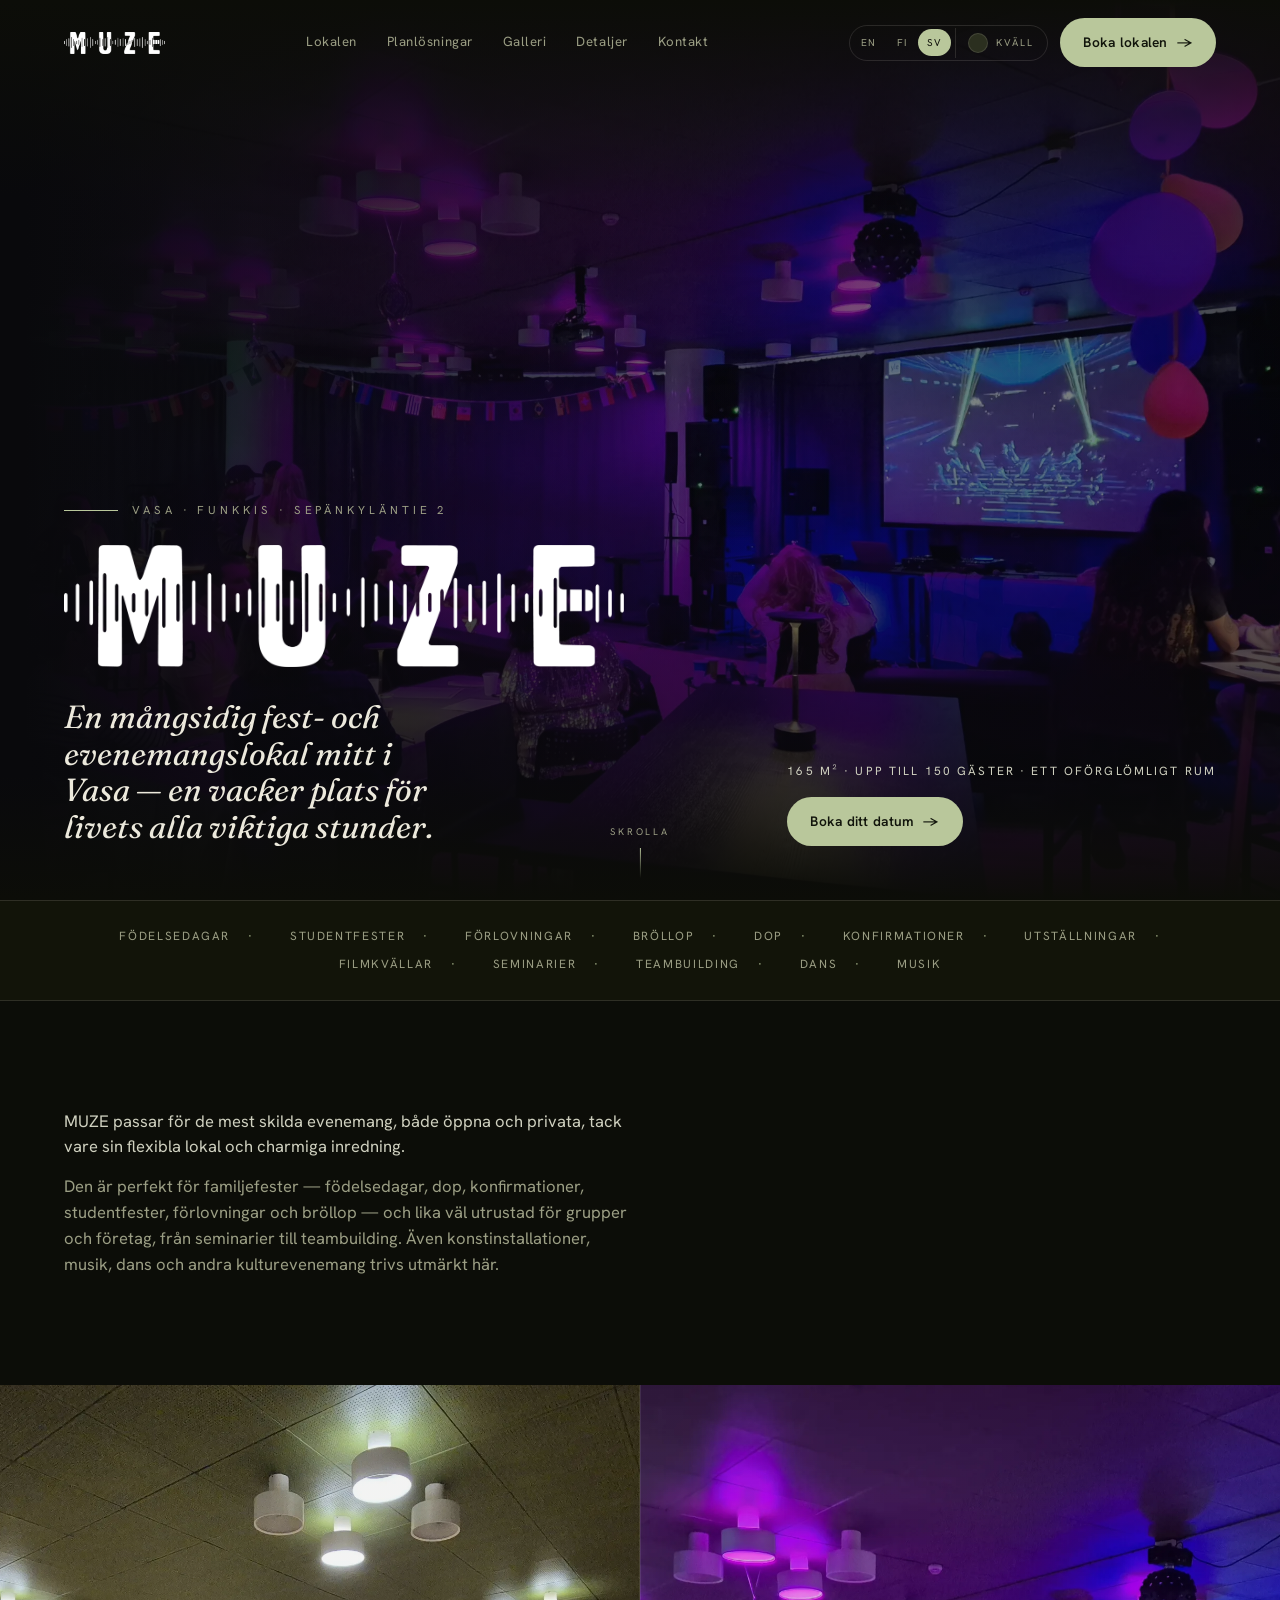
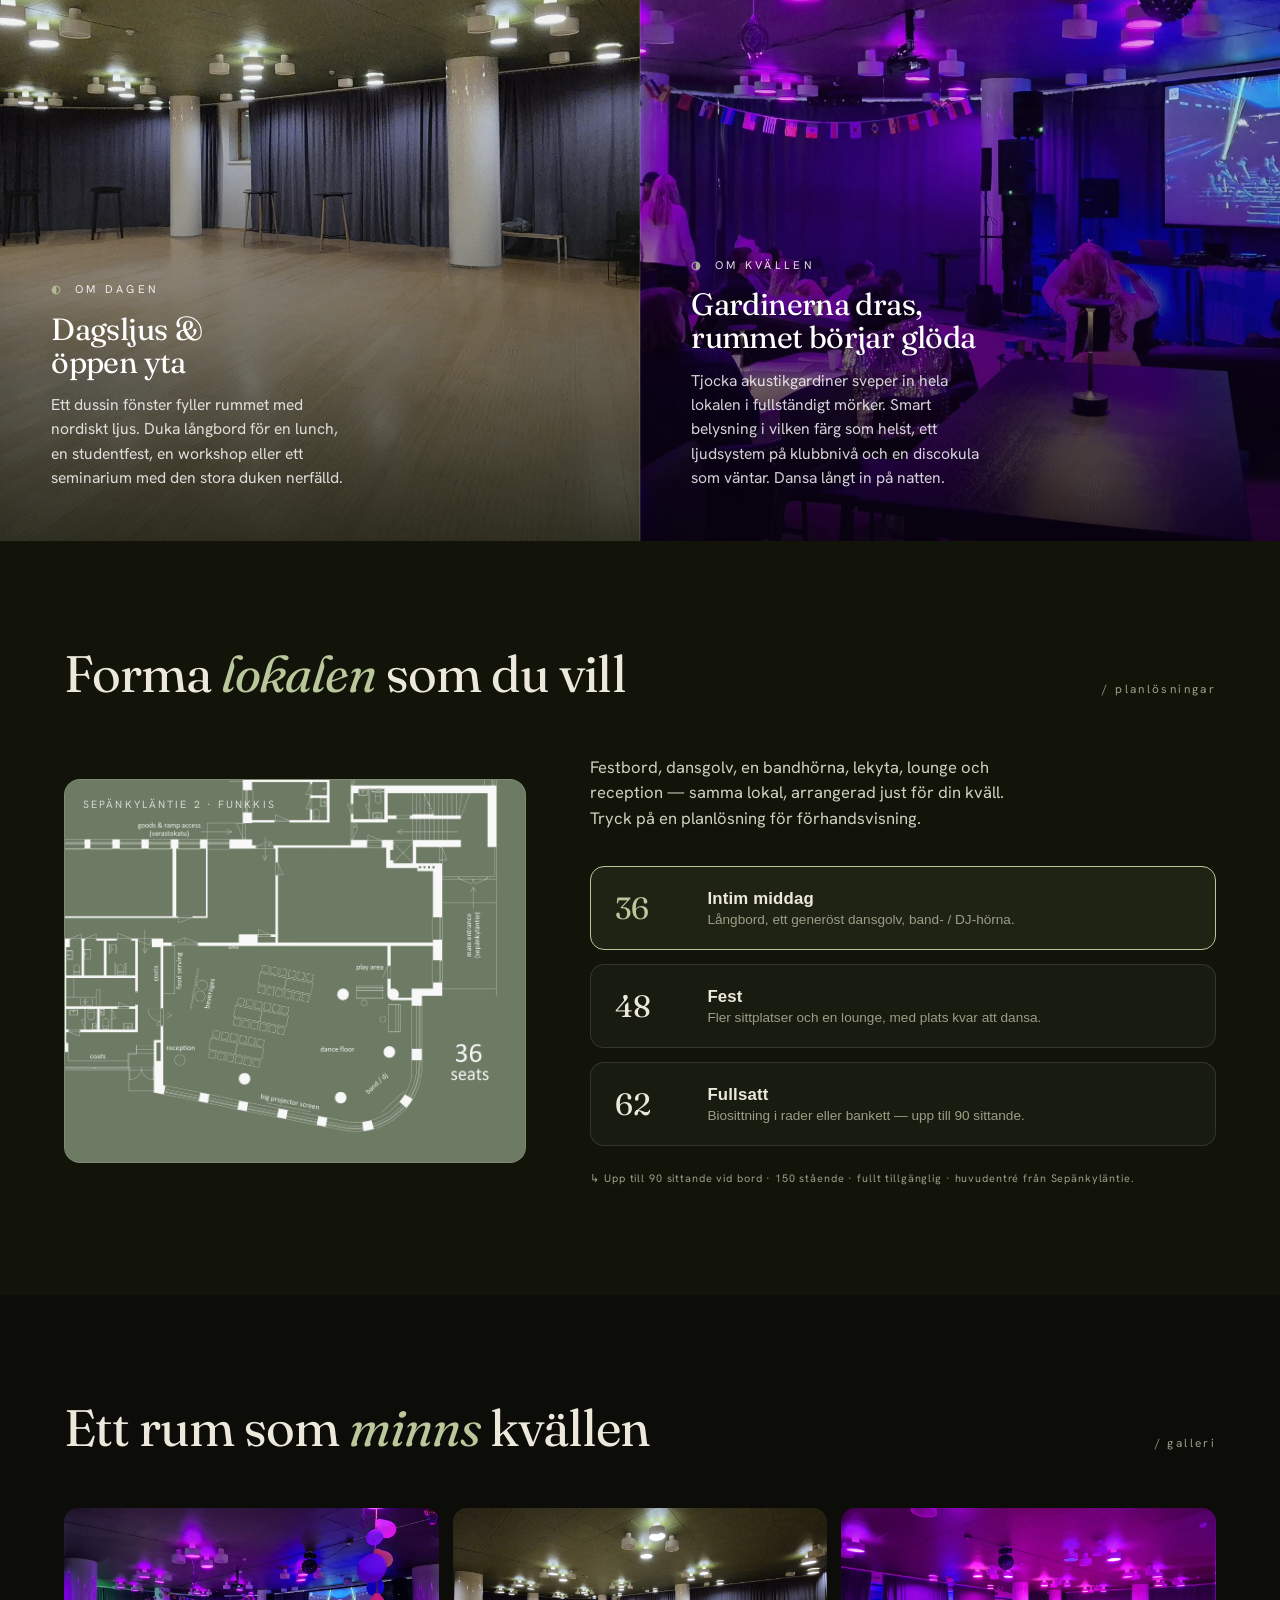
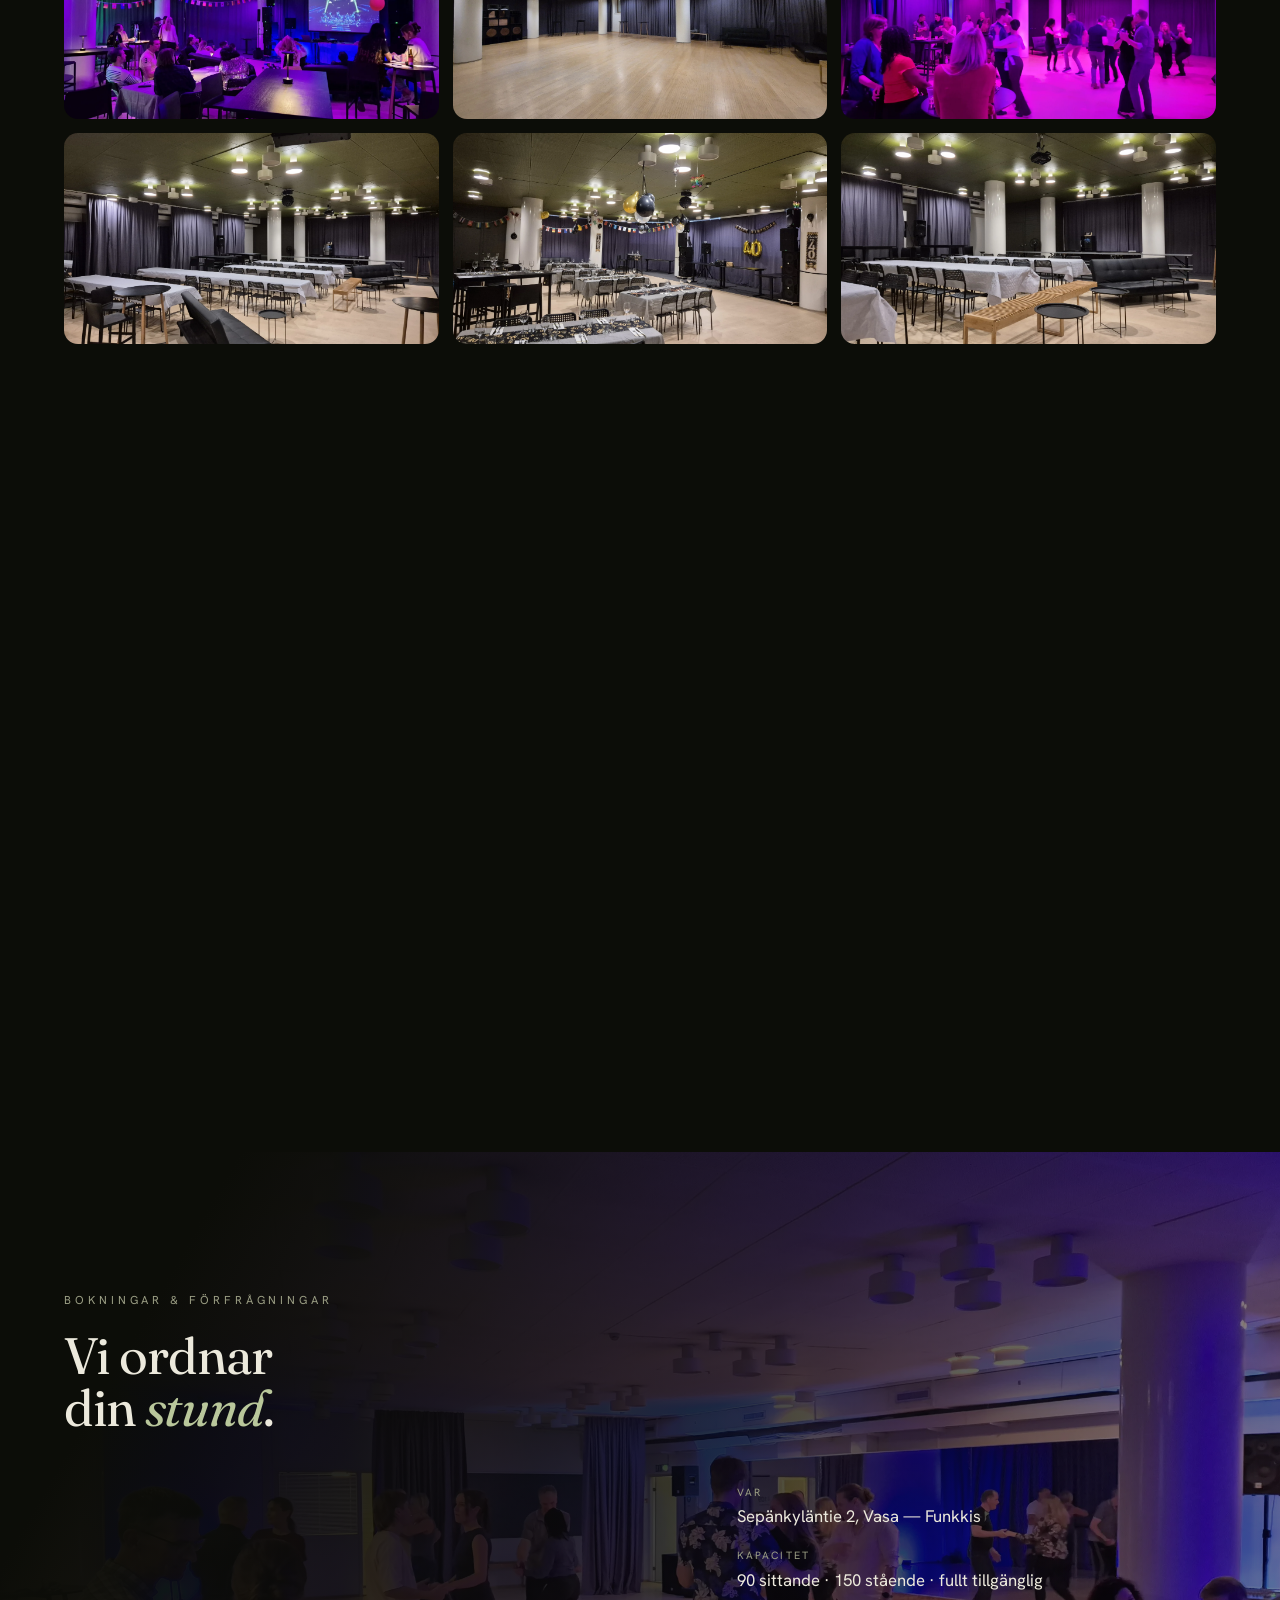
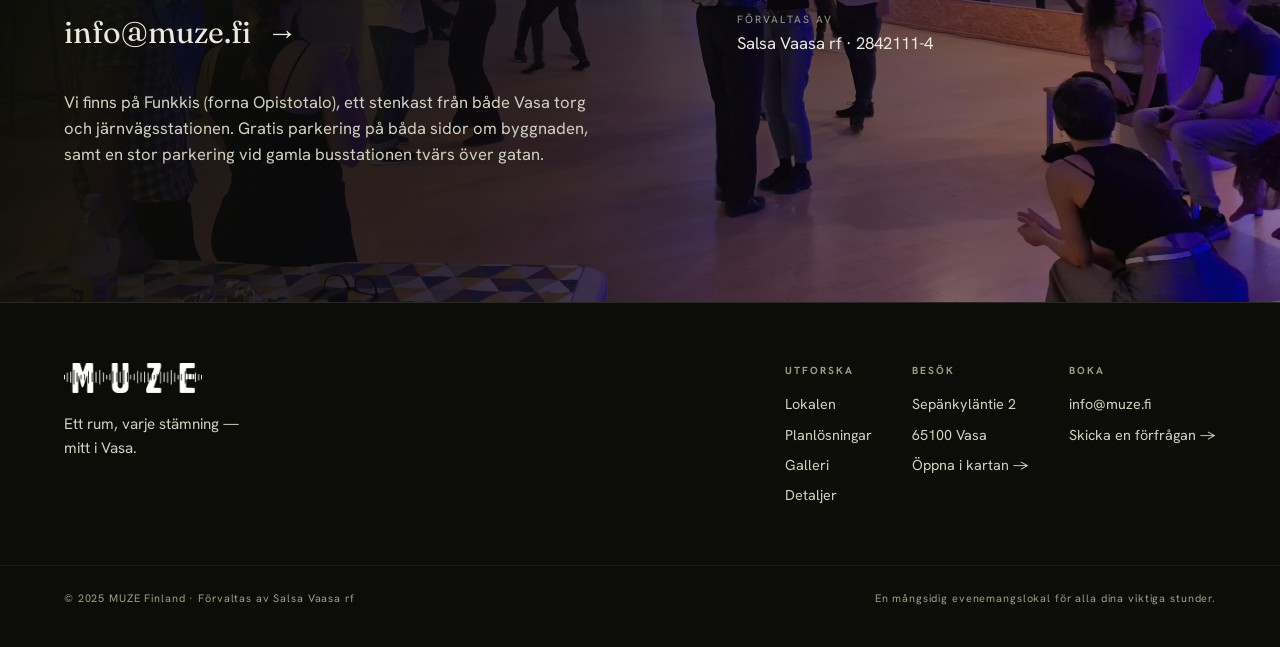
<file: sv.html>
<!DOCTYPE html>
<html lang="sv" dir="ltr" data-mode="night">
<head>
<meta charset="UTF-8" />
<meta name="viewport" content="width=device-width, initial-scale=1.0" />
<title>MUZE — En mångsidig evenemangslokal mitt i Vasa</title>
<meta name="description" content="MUZE är en 165 m² evenemangslokal på Funkkis i Vasa. Ljus och luftig om dagen, en glödande festlokal om kvällen — för bröllop, fester, seminarier och alla viktiga stunder. Upp till 150 gäster." />
<meta property="og:title" content="MUZE — En mångsidig evenemangslokal mitt i Vasa" />
<meta property="og:description" content="MUZE är en 165 m² evenemangslokal på Funkkis i Vasa. Ljus och luftig om dagen, en glödande festlokal om kvällen — för bröllop, fester, seminarier och alla viktiga stunder. Upp till 150 gäster." />
<meta property="og:type" content="website" />
<meta property="og:locale" content="sv_FI" />
<meta property="og:url" content="https://corak80.github.io/muze/sv.html" />
<meta property="og:image" content="https://corak80.github.io/muze/assets/20250517_221241-scaled.webp" />
<meta name="twitter:card" content="summary_large_image" />
<link rel="alternate" hreflang="en" href="https://corak80.github.io/muze/index.html" />
<link rel="alternate" hreflang="fi" href="https://corak80.github.io/muze/fi.html" />
<link rel="alternate" hreflang="sv" href="https://corak80.github.io/muze/sv.html" />
<link rel="alternate" hreflang="x-default" href="https://corak80.github.io/muze/index.html" />
<link rel="canonical" href="https://corak80.github.io/muze/sv.html" />
<link rel="icon" href="./assets/cropped-Muze-Logo_profile-scaled-1.webp" />
<link rel="preconnect" href="https://fonts.googleapis.com" />
<link rel="preconnect" href="https://fonts.gstatic.com" crossorigin />
<link href="https://fonts.googleapis.com/css2?family=Fraunces:ital,opsz,wght@0,9..144,300..600;1,9..144,300..500&family=Hanken+Grotesk:wght@400;500;600&display=swap" rel="stylesheet" />
<link rel="stylesheet" href="./site.css" />
</head>
<body>

<nav class="nav" id="nav">
  <div class="nav-inner">
    <a href="#top" class="brand" aria-label="MUZE — home"><img class="logo-img" src="./assets/Muze-Logo-NEW_WHITE-scaled.webp" alt="MUZE" /></a>
    <div class="nav-links">
      <a href="#space">Lokalen</a>
      <a href="#layouts">Planlösningar</a>
      <a href="#gallery">Galleri</a>
      <a href="#info">Detaljer</a>
      <a href="#contact">Kontakt</a>
    </div>
    <div class="nav-tools">
      <div class="ctrl-group">
        <div class="lang" role="group" aria-label="Language"><a href="./index.html" class="lang-opt" hreflang="en">EN</a><a href="./fi.html" class="lang-opt" hreflang="fi">FI</a><a href="./sv.html" class="lang-opt active" hreflang="sv">SV</a></div>
        <button class="toggle" id="modeToggle" aria-label="Day / night">
          <span class="dot"></span>
          <span class="lbl-night">Kväll</span><span class="lbl-day">Dag</span>
        </button>
      </div>
      <a href="mailto:info@muze.fi" class="btn btn-primary">Boka lokalen <span class="arrow">→</span></a>
      <button class="menu-btn" id="menuBtn" aria-label="Menu"><span></span><span></span><span></span></button>
    </div>
  </div>
</nav>

<div class="mobile-menu" id="mobileMenu">
  <div class="lang lang-m" aria-label="Language"><a href="./index.html" class="lang-opt" hreflang="en">EN</a><a href="./fi.html" class="lang-opt" hreflang="fi">FI</a><a href="./sv.html" class="lang-opt active" hreflang="sv">SV</a></div>
  <a href="#space">Lokalen</a>
  <a href="#layouts">Planlösningar</a>
  <a href="#gallery">Galleri</a>
  <a href="#info">Detaljer</a>
  <a href="#contact">Kontakt <em>info@muze.fi</em></a>
</div>

<header class="hero" id="top">
  <div class="hero-bg"><div class="photo" id="heroPhoto"></div></div>
  <div class="wrap">
    <div class="hero-eyebrow"><span class="ln"></span><span class="eyebrow">Vasa · Funkkis · Sepänkyläntie 2</span></div>
    <h1 class="hero-logo"><img src="./assets/Muze-Logo-NEW_WHITE-scaled.webp" alt="MUZE" /></h1>
    <div class="hero-bottom">
      <p class="hero-tag">En mångsidig fest- och evenemangslokal mitt i Vasa — en vacker plats för livets alla viktiga stunder.</p>
      <div class="hero-cta">
        <span class="hero-meta">165 m² · upp till 150 gäster · ett oförglömligt rum</span>
        <a href="#contact" class="btn btn-primary">Boka ditt datum <span class="arrow">→</span></a>
      </div>
    </div>
  </div>
  <div class="scrollcue"><span>skrolla</span><span class="bar"></span></div>
</header>

<div class="marquee" aria-hidden="true">
  <div class="marquee-track" id="marquee"><span>Födelsedagar</span><span>Studentfester</span><span>Förlovningar</span><span>Bröllop</span><span>Dop</span><span>Konfirmationer</span><span>Utställningar</span><span>Filmkvällar</span><span>Seminarier</span><span>Teambuilding</span><span>Dans</span><span>Musik</span></div>
</div>

<section class="section" id="space">
  <div class="wrap">
    <div class="intro-text">
      <p class="lead reveal">MUZE passar för de mest skilda evenemang, både öppna och privata, tack vare sin flexibla lokal och charmiga inredning.</p>
      <p class="lead reveal d1" style="margin-top:14px">Den är perfekt för familjefester — födelsedagar, dop, konfirmationer, studentfester, förlovningar och bröllop — och lika väl utrustad för grupper och företag, från seminarier till teambuilding. Även konstinstallationer, musik, dans och andra kulturevenemang trivs utmärkt här.</p>
    </div>
  </div>
</section>

<section class="section duality">
  <div class="duo">
    <div class="panel day">
      <img src="./assets/20250106_141251-scaled.webp" alt="MUZE — Om dagen" loading="lazy" />
      <div class="ov"></div>
      <div class="c"><div class="k"><b>◐</b> Om dagen</div><h3 class="display">Dagsljus &amp;<br>öppen yta</h3><p>Ett dussin fönster fyller rummet med nordiskt ljus. Duka långbord för en lunch, en studentfest, en workshop eller ett seminarium med den stora duken nerfälld.</p></div>
    </div>
    <div class="panel night">
      <img src="./assets/20250517_221241-scaled.webp" alt="MUZE — Om kvällen" loading="lazy" />
      <div class="ov"></div>
      <div class="c"><div class="k"><b>◑</b> Om kvällen</div><h3 class="display">Gardinerna dras,<br>rummet börjar glöda</h3><p>Tjocka akustikgardiner sveper in hela lokalen i fullständigt mörker. Smart belysning i vilken färg som helst, ett ljudsystem på klubbnivå och en discokula som väntar. Dansa långt in på natten.</p></div>
    </div>
    <div class="divide"></div>
  </div>
</section>

<section class="section layouts" id="layouts">
  <div class="wrap">
    <div class="shead"><h2 class="display reveal">Forma <em>lokalen</em> som du vill</h2><span class="snum reveal d1">/ planlösningar</span></div>
    <div class="lay-wrap">
      <div class="lay-plan reveal" id="layPlan">
        <span class="tagn">Sepänkyläntie 2 · Funkkis</span>
        <img src="./assets/1_1.webp" data-i="0" class="on" alt="Intim middag — 36" />
        <img src="./assets/3_1.webp" data-i="1" alt="Fest — 48" />
        <img src="./assets/5_1.webp" data-i="2" alt="Fullsatt — 62" />
      </div>
      <div class="reveal d1">
        <p class="lead">Festbord, dansgolv, en bandhörna, lekyta, lounge och reception — samma lokal, arrangerad just för din kväll. Tryck på en planlösning för förhandsvisning.</p>
        <div class="lay-opts" id="layOpts">
          <button class="lay-opt active" data-i="0"><span class="seats">36</span><div class="ld"><h5>Intim middag</h5><p>Långbord, ett generöst dansgolv, band- / DJ-hörna.</p></div></button>
          <button class="lay-opt" data-i="1"><span class="seats">48</span><div class="ld"><h5>Fest</h5><p>Fler sittplatser och en lounge, med plats kvar att dansa.</p></div></button>
          <button class="lay-opt" data-i="2"><span class="seats">62</span><div class="ld"><h5>Fullsatt</h5><p>Biosittning i rader eller bankett — upp till 90 sittande.</p></div></button>
        </div>
        <p class="lay-note">↳ Upp till 90 sittande vid bord · 150 stående · fullt tillgänglig · huvudentré från Sepänkyläntie.</p>
      </div>
    </div>
  </div>
</section>

<section class="section" id="gallery">
  <div class="wrap">
    <div class="shead"><h2 class="display reveal">Ett rum som <em>minns</em> kvällen</h2><span class="snum reveal d1">/ galleri</span></div>
    <div class="gal reveal">
      <figure><img src="./assets/20250517_221241-scaled.webp" alt="MUZE — Danskväll · full glöd" loading="lazy"></figure>
      <figure><img src="./assets/4-scaled.webp" alt="MUZE — Seminarium · om dagen" loading="lazy"></figure>
      <figure><img src="./assets/20250106_141251-scaled.webp" alt="MUZE — 165 m² · öppen yta" loading="lazy"></figure>
      <figure><img src="./assets/20250613_194356-scaled.webp" alt="MUZE — Stor födelsedag" loading="lazy"></figure>
      <figure><img src="./assets/20241213_213850-scaled.webp" alt="MUZE — Livemusik · intim spelning" loading="lazy"></figure>
      <figure><img src="./assets/6-scaled.webp" alt="MUZE — Middag & lounge" loading="lazy"></figure>
    </div>
  </div>
</section>

<section class="section" id="info">
  <div class="wrap">
    <div class="shead"><h2 class="display reveal">Bra att veta</h2><span class="snum reveal d1">/ praktisk info</span></div>
    <div class="acc reveal" id="acc">

      <div class="acc-item">
        <button class="acc-head">Hyrespriser <span class="plus">+</span></button>
        <div class="acc-body"><div class="acc-inner">
          <p class="lay-note" style="margin:0 0 26px">Priserna är riktgivande — be om en skräddarsydd offert för ditt evenemang. &nbsp;·&nbsp; Inkluderar användning av projektor, stor duk och grundläggande ljudsystem.</p>
          <div class="price-grid"><div class="pcard reveal">
        <div class="ptitle">Måndag — torsdag</div>
        <div class="psub">Vardagspriser</div>
        <div class="prow"><div class="pd">4 timmar<small>avslutas senast 21:00</small></div><div class="pp">150 €</div></div><div class="prow"><div class="pd">4 timmar<small>avslutas senare</small></div><div class="pp">180 €</div></div><div class="prow"><div class="pd">8 timmar<small>avslutas senast 21:00</small></div><div class="pp">250 €</div></div><div class="prow"><div class="pd">8 timmar<small>avslutas senare</small></div><div class="pp">300 €</div></div>
      </div><div class="pcard reveal">
        <div class="ptitle">Fredag eller lördag</div>
        <div class="psub">Helgpriser</div>
        <div class="prow"><div class="pd">4 timmar<small>avslutas senast 21:00</small></div><div class="pp">200 €</div></div><div class="prow"><div class="pd">4 timmar<small>avslutas senare</small></div><div class="pp">230 €</div></div><div class="prow"><div class="pd">8 timmar<small>avslutas senast 21:00</small></div><div class="pp">300 €</div></div><div class="prow"><div class="pd">8 timmar<small>avslutas senare</small></div><div class="pp">350 €</div></div>
      </div><div class="pcard feature reveal">
        <div class="ptitle">Hela helgen</div>
        <div class="psub">Fredag till söndag — fira på riktigt</div>
        <div class="prow"><div class="pd">48 timmar<small>fredag → söndag, avslutas senast kl. 14</small></div><div class="pp">450 €</div></div><div class="prow"><div class="pd">Bord, stolar & dukar</div><div class="pp">1,50 € / plats</div></div><div class="prow"><div class="pd">Städavgift<small>enligt evenemang, gästantal & servering</small></div><div class="pp">50–150 €</div></div>
      </div></div>
          <div class="addons"><div class="addon reveal"><div class="at">Avancerat ljud & ljus</div><div class="arow"><span>4 subar · 4 toppar · 2 monitorer · mixer · mikar</span><b>300 €</b></div><div class="arow"><span>Discokula · LED · lasrar · rökmaskin</span><b>200 €</b></div></div><div class="addon reveal"><div class="at">Underhållning</div><div class="arow" style="opacity:.7"><span><em>Du får också gärna spela din egen musik.</em></span><b></b></div><div class="arow"><span>DJ</span><b>350–500 €</b></div><div class="arow"><span>Livemusik — soloartist</span><b>500 €</b></div><div class="arow"><span>Duo</span><b>750 €</b></div><div class="arow"><span>Band</span><b>1200–2500 €</b></div></div><div class="addon reveal"><div class="at">Mat</div><div class="arow"><span>Middagsbuffé <small>förrätter, varmrätter, desserter, kaffe & te — porslin ingår</small></span><b>32–46 € / pers</b></div><div class="arow"><span>Extern catering eller egen mat <small>koordinering & porslin</small></span><b>5 € / gäst</b></div><div class="arow"><span>Serveringsutrustning för buffé <small>värmare, kylare, kaffe- / ismaskin…</small></span><b>20 € / enhet</b></div></div></div>
          <p class="lay-note" style="margin-top:24px">MUZE erbjuder ingen barservice. Vid privata evenemang får du ta med och servera egen dryck; vi kan tillhandahålla glas och is för 0,50 € / st (ingår kostnadsfritt i buffé- och cateringalternativen). Kostnadsfri avbokning fram till 10 dagar före evenemanget; vid senare avbokning debiteras 50 %.</p>
        </div></div>
      </div>

      <div class="acc-item">
        <button class="acc-head">Vad som ingår <span class="plus">+</span></button>
        <div class="acc-body"><div class="acc-inner">
          <div class="feat-grid">
          <div class="feat"><span class="fi">01</span><div><h4 class="display">Centralt läge</h4><p>Mitt i Vasa, med parkeringsmöjligheter på båda sidor om byggnaden.</p></div></div>
          <div class="feat"><span class="fi">02</span><div><h4 class="display">Tillgänglig</h4><p>Tröskelfri och välkomnande för alla gäster.</p></div></div>
          <div class="feat"><span class="fi">03</span><div><h4 class="display">165 m² öppen yta</h4><p>Ett enda generöst, öppet rum att forma precis som du vill.</p></div></div>
          <div class="feat"><span class="fi">04</span><div><h4 class="display">Hårt trägolv</h4><p>Varmt, hårt trägolv i hela lokalen.</p></div></div>
          <div class="feat"><span class="fi">05</span><div><h4 class="display">90 sittande · 150 stående</h4><p>Plats för upp till 90 sittande gäster — bord och stolar finns — eller 150 stående.</p></div></div>
          <div class="feat"><span class="fi">06</span><div><h4 class="display">Garderob & kök</h4><p>Egen garderob, toaletter och ett kök för servering och slutberedning (ingen matlagning).</p></div></div>
          <div class="feat"><span class="fi">07</span><div><h4 class="display">Ljud på klubbnivå</h4><p>Ett kraftfullt ljudsystem på klubbnivå inbyggt i lokalen.</p></div></div>
          <div class="feat"><span class="fi">08</span><div><h4 class="display">Smart belysning</h4><p>Justerbar smart belysning för varje stämning.</p></div></div>
          <div class="feat"><span class="fi">09</span><div><h4 class="display">Dagsljus eller mörker</h4><p>Gott om dagsljus från ett dussin fönster, plus tjocka akustikgardiner för fullständigt mörker vid behov.</p></div></div>
          <div class="feat"><span class="fi">10</span><div><h4 class="display">135″ projektorduk</h4><p>En stor projektorduk — 135″, hela 3 meter — projektor inkluderad.</p></div></div>
          <div class="feat"><span class="fi">11</span><div><h4 class="display">Underhållning på begäran</h4><p>Lägg till en DJ eller ett liveband när du vill.</p></div></div>
          <div class="feat"><span class="fi">12</span><div><h4 class="display">Mat & dryck på ditt sätt</h4><p>Servering eller catering på begäran; annars får du ta med och servera egen mat och dryck.</p></div></div>
          </div>
        </div></div>
      </div>

      <div class="acc-item">
        <button class="acc-head">Utrustning att hyra <span class="plus">+</span></button>
        <div class="acc-body"><div class="acc-inner">
          <p class="lead" style="margin-bottom:26px">Har du ett evenemang på gång men saknar allt som behövs? Ingen fara — vi hjälper dig. Kontakta oss och hyr precis den utrustning ditt evenemang eller din fest behöver.</p>
          <div class="rgroup"><h5 class="rgroup-h">Ljudsystem</h5><div class="acc-grid">
            <div class="arow"><span>Set S — 1× Behringer 15″ aktiv sub · 2× Mackie 12″ 1000 W högtalare · mixer, kablar, mikar, stativ</span><b>150 €</b></div>
            <div class="arow"><span>Set M — 2× Pyrit dubbel-12″ aktiva subar · 2× Mackie 15″ 1400 W högtalare · mixer, kablar, mikar, stativ</span><b>300 €</b></div>
            <div class="arow"><span>Set L — 4× Pyrit dubbel-12″ aktiva subar · 4× Mackie 15″ 1400 W högtalare · mixer, kablar, mikar, stativ</span><b>500 €</b></div>
            <div class="arow"><span>Set XL — 4× Pyrit dubbel-12″ subar · 4× Mackie 15″ + 2× Mackie 12″ högtalare · mixer, kablar, mikar, stativ</span><b>600 €</b></div>
          </div></div>
          <div class="rgroup"><h5 class="rgroup-h">Belysning</h5><div class="acc-grid">
            <div class="arow"><span>LED- & laserljus</span><b>100 € / st</b></div>
            <div class="arow"><span>RGB-flödesljus</span><b>20 € / st</b></div>
            <div class="arow"><span>Rökmaskin av toppklass</span><b>150 €</b></div>
          </div></div>
          <div class="rgroup"><h5 class="rgroup-h">Festmöbler</h5><div class="acc-grid">
            <div class="arow"><span>Hopfällbart bord 180 × 75 cm</span><b>10 € / bord</b></div>
            <div class="arow"><span>Stapelbar stol</span><b>2,50 € / stol</b></div>
            <div class="arow"><span>Tält 3 × 3 m</span><b>60 €</b></div>
            <div class="arow"><span>Tält 3 × 6 m</span><b>80 €</b></div>
          </div></div>
          <div class="rgroup"><h5 class="rgroup-h">Porslin</h5><p class="lay-note" style="margin:0 0 12px">Hämtas hos och återlämnas till MUZE, diskat.</p><div class="acc-grid">
            <div class="arow"><span>Bordsduk</span><b>3,50 € / st</b></div>
            <div class="arow full"><span>Tallrikar, skålar, bestick & glas — champagne-, vin-, vatten-, kaffe- och tekoppar</span><b>0,40 € / st</b></div>
          </div></div>
          <div class="rgroup"><h5 class="rgroup-h">Serveringsutrustning</h5><div class="acc-grid">
            <div class="arow"><span>Elektrisk soppvärmare · 9 L</span><b>20 €</b></div>
            <div class="arow"><span>Elektrisk GN-värmehäll · 1/1</span><b>20 €</b></div>
            <div class="arow"><span>Elektrisk värmeplatta · 55 × 35 cm</span><b>20 €</b></div>
            <div class="arow"><span>Stor kaffebryggare · 40 koppar</span><b>20 €</b></div>
            <div class="arow"><span>Liten kyl · h. 85 cm</span><b>20 €</b></div>
            <div class="arow"><span>Ismaskin · ca 2 L</span><b>20 €</b></div>
          </div></div>
        </div></div>
      </div>

      <div class="acc-item">
        <button class="acc-head">Uthyrningsvillkor <span class="plus">+</span></button>
        <div class="acc-body"><div class="acc-inner">
          <div class="rule-grid">
          <div class="rule"><span class="rn display">①</span><p>Evenemangets huvudarrangör / ansvarsperson skriver under ett avtal.</p></div>
          <div class="rule"><span class="rn display">②</span><p>Gästerna förväntas behandla lokalen varsamt.</p></div>
          <div class="rule"><span class="rn display">③</span><p>Håll er borta från de stora speglarna; torka genast upp spill på trägolvet.</p></div>
          <div class="rule"><span class="rn display">④</span><p>Dra inte möbler längs trägolvet — lyft dem i stället.</p></div>
          <div class="rule"><span class="rn display">⑤</span><p>Dörrarna hålls stängda under evenemanget och låses när lokalen lämnas.</p></div>
          <div class="rule"><span class="rn display">⑥</span><p>Efteråt återställs lokalen till samma skick som vid mottagandet — dekorationer borttagna, möbler på plats.</p></div>
          <div class="rule"><span class="rn display">⑦</span><p>En städavgift på 50–150 € tillkommer, beroende på evenemang, gästantal samt mat- och dryckesservering.</p></div>
          <div class="rule"><span class="rn display">⑧</span><p>Arrangören måste genast anmäla skador på lokal eller utrustning och ersätta skador som orsakats under evenemanget.</p></div>
          <div class="rule"><span class="rn display">⑨</span><p>Kostnadsfri avbokning fram till 10 dagar före evenemanget; vid senare avbokning debiteras 50 % av det överenskomna priset.</p></div>
          </div>
        </div></div>
      </div>

    </div>
  </div>
</section>

<section class="contact" id="contact">
  <div class="contact-bg"><img src="./assets/20240927_183017-scaled.webp" alt="MUZE" loading="lazy" /></div>
  <div class="wrap">
    <span class="eyebrow reveal">Bokningar & förfrågningar</span>
    <h2 class="display reveal d1" style="margin-top:18px">Vi ordnar<br>din <em>stund</em>.</h2>
    <div class="cgrid">
      <a href="mailto:info@muze.fi?subject=MUZE" class="cmail reveal d1">info@muze.fi <span class="arrow">→</span></a>
      <div class="cinfo reveal d2">
        <div class="ci"><span class="cl">Var</span><a class="cv" href="https://maps.google.com/?q=Sepänkyläntie+2+Vaasa" target="_blank" rel="noopener">Sepänkyläntie 2, Vasa — Funkkis</a></div>
        <div class="ci"><span class="cl">Kapacitet</span><span class="cv">90 sittande · 150 stående · fullt tillgänglig</span></div>
        <div class="ci"><span class="cl">Förvaltas av</span><span class="cv">Salsa Vaasa rf · 2842111-4</span></div>
      </div>
    </div>
    <p class="lead reveal d2" style="margin-top:34px;max-width:60ch">Vi finns på Funkkis (forna Opistotalo), ett stenkast från både Vasa torg och järnvägsstationen. Gratis parkering på båda sidor om byggnaden, samt en stor parkering vid gamla busstationen tvärs över gatan.</p>
  </div>
</section>

<footer>
  <div class="wrap foot">
    <div>
      <img class="foot-logo" src="./assets/Muze-Logo-NEW_WHITE-scaled.webp" alt="MUZE" />
      <p class="lead" style="margin-top:20px;font-size:.95rem">Ett rum, varje stämning —<br>mitt i Vasa.</p>
    </div>
    <div class="foot-links">
      <div class="foot-col"><h6>Utforska</h6>
        <a href="#space">Lokalen</a><a href="#layouts">Planlösningar</a><a href="#gallery">Galleri</a><a href="#info">Detaljer</a>
      </div>
      <div class="foot-col"><h6>Besök</h6>
        <span>Sepänkyläntie 2</span><span>65100 Vasa</span><a href="https://maps.google.com/?q=Sepänkyläntie+2+Vaasa" target="_blank" rel="noopener">Öppna i kartan →</a>
      </div>
      <div class="foot-col"><h6>Boka</h6>
        <a href="mailto:info@muze.fi">info@muze.fi</a><a href="mailto:info@muze.fi?subject=MUZE">Skicka en förfrågan →</a>
      </div>
    </div>
  </div>
  <div class="wrap foot-base"><span>© 2025 MUZE Finland · Förvaltas av Salsa Vaasa rf</span><span>En mångsidig evenemangslokal för alla dina viktiga stunder.</span></div>
</footer>

<script src="./site.js"></script>
</body>
</html>
</file>
<file: site.css>
/* ============================================================
   MUZE — single-file site
   Concept: one room, two souls. Bright & airy by day,
   a neon-lit club by night. The audio waveform from the
   MUZE logo is the recurring signature throughout.
   ============================================================ */

:root{
  --brand:#6C7C62;            /* exact logo sage */
  --sage:#A9BC86;            /* brightened sage for dark bg */
  --sage-deep:#5E6E4F;
  --paper:#ECE9DC;
  --paper-dim:#cfd0bf;

  /* night (default) */
  --ink:#0C0D08;
  --ink-2:#121409;
  --surface:#181B0F;
  --surface-2:#1F2314;
  --text:#ECE9DC;
  --muted:#9B9E84;
  --line:rgba(236,233,220,.13);
  --line-soft:rgba(236,233,220,.07);
  --accent:#B9C79B;          /* calm brand sage (light, on dark) */
  --accent-2:#8A9A6E;
  --hero-photo:url('./assets/20250517_221241-scaled.webp');
  --vignette:rgba(8,10,6,.45);

  --cine:#09090C;            /* fixed cinematic dark for photo overlays, both modes */
  --maxw:1280px;
  --pad:clamp(20px,5vw,80px);
  --r:16px;
  --ease:cubic-bezier(.22,1,.36,1);

  /* ---- one small type scale (4 display steps + body/small/label) ---- */
  --fs-display:clamp(2rem,4.4vw,3.2rem);   /* section headings */
  --fs-statement:clamp(1.4rem,2.4vw,2rem); /* intro line, panel heads, duo, email */
  --fs-title:clamp(1.15rem,1.5vw,1.4rem);  /* card titles */
  --fs-lead:clamp(1.02rem,1.3vw,1.18rem);
  --fs-body:1rem;
  --fs-small:.86rem;
  --fs-label:.72rem;
}

html[data-mode="day"]{
  --ink:#ECE9DC;
  --ink-2:#E3E1D2;
  --surface:#F4F2E8;
  --surface-2:#FBFAF3;
  --text:#1A1C12;
  --muted:#5E6450;
  --line:rgba(26,28,18,.14);
  --line-soft:rgba(26,28,18,.07);
  --sage:#6C7C62;
  --accent:#6C7C62;          /* brand sage */
  --accent-2:#8A9A6E;
  --hero-photo:url('./assets/6-scaled.webp');
  --vignette:rgba(20,24,12,.16);
}

*{margin:0;padding:0;box-sizing:border-box}
html{scroll-behavior:smooth;-webkit-text-size-adjust:100%}
body{
  font-family:'Hanken Grotesk',system-ui,sans-serif;
  background:var(--ink);
  color:var(--text);
  line-height:1.55;
  overflow-x:hidden;
  transition:background .9s var(--ease),color .9s var(--ease);
  -webkit-font-smoothing:antialiased;
}
body.lock{overflow:hidden}
::selection{background:var(--accent);color:#0C0D08}
img{display:block;max-width:100%}
a{color:inherit;text-decoration:none}

/* atmosphere intentionally minimal — no grain, no glow */
.aura{display:none}

.wrap{max-width:var(--maxw);margin:0 auto;padding-inline:var(--pad);position:relative;z-index:2}
section{position:relative;z-index:2}

/* type ---------------------------------------------------------------- */
.display{font-family:'Fraunces',serif;font-weight:400;line-height:.96;letter-spacing:-.02em;font-optical-sizing:auto}
.eyebrow{font-family:'Hanken Grotesk',sans-serif;font-size:.72rem;letter-spacing:.34em;text-transform:uppercase;color:var(--muted)}
.lead{font-size:var(--fs-lead);color:var(--paper-dim);max-width:46ch}
html[data-mode="day"] .lead{color:var(--muted)}

/* ============ NAV ============ */
.nav{position:fixed;top:0;left:0;right:0;z-index:60;transition:.5s var(--ease)}
.nav-inner{max-width:var(--maxw);margin:0 auto;padding:18px var(--pad);display:flex;align-items:center;justify-content:space-between;gap:20px}
.nav.scrolled{backdrop-filter:blur(14px);background:color-mix(in srgb,var(--ink) 72%,transparent);border-bottom:1px solid var(--line-soft)}
.brand{display:flex;align-items:center}
.logo-img{height:22px;width:auto}
html[data-mode="day"] .logo-img{filter:brightness(0) saturate(0)}
.nav-links{display:flex;align-items:center;gap:30px}
.nav-links a{font-size:.83rem;letter-spacing:.04em;color:var(--muted);transition:color .3s;position:relative}
.nav-links a:hover{color:var(--text)}
.nav-links a::after{content:"";position:absolute;left:0;bottom:-5px;height:1px;width:0;background:var(--accent);transition:width .35s var(--ease)}
.nav-links a:hover::after{width:100%}
.nav-tools{display:flex;align-items:center;gap:12px}

.ctrl-group{display:flex;align-items:center;border:1px solid var(--line);border-radius:100px;padding:2px}
.lang{display:flex;align-items:center;gap:2px;border-radius:100px;padding:0}
.lang-opt{font-family:'Hanken Grotesk',sans-serif;font-size:.62rem;letter-spacing:.12em;color:var(--muted);padding:6px 9px;border-radius:100px;transition:.3s}
.lang-opt:hover{color:var(--text)}
.lang-opt.active{background:var(--accent);color:#0C0D08}
html[data-mode="day"] .lang-opt.active{color:#fff}
.lang-m{margin-bottom:30px;width:max-content}

.toggle{display:flex;align-items:center;gap:8px;border:0;border-left:1px solid var(--line);border-radius:0;margin-left:4px;padding:5px 12px 5px 12px;cursor:pointer;background:transparent;color:var(--muted);font-family:'Hanken Grotesk',sans-serif;font-size:.62rem;letter-spacing:.18em;text-transform:uppercase;transition:.4s}
.toggle:hover{color:var(--text)}
.toggle .dot{width:20px;height:20px;border-radius:50%;background:#2b2f1f;border:1px solid var(--line);transition:.3s}
html[data-mode="day"] .toggle .dot{background:#f3efe0}
.toggle .lbl-day{display:none}
html[data-mode="day"] .toggle .lbl-night{display:none}
html[data-mode="day"] .toggle .lbl-day{display:inline}

.btn{display:inline-flex;align-items:center;gap:9px;font-family:'Hanken Grotesk';font-weight:600;font-size:.86rem;letter-spacing:.02em;padding:13px 22px;border-radius:100px;border:1px solid transparent;cursor:pointer;transition:.4s var(--ease);white-space:nowrap}
.btn-primary{background:var(--accent);color:#11140b}
.btn-primary:hover{filter:brightness(1.07)}
html[data-mode="day"] .btn-primary{color:#fff}
.btn-ghost{border-color:var(--line);color:var(--text)}
.btn-ghost:hover{border-color:var(--text);background:color-mix(in srgb,var(--text) 8%,transparent)}
.btn .arrow{transition:transform .35s var(--ease)}
.btn:hover .arrow{transform:translateX(4px)}

.menu-btn{display:none;flex-direction:column;gap:5px;background:none;border:0;cursor:pointer;padding:6px}
.menu-btn span{width:26px;height:2px;background:var(--text);transition:.3s}

/* ============ HERO ============ */
.hero{min-height:100svh;display:flex;flex-direction:column;justify-content:flex-end;padding-top:120px;padding-bottom:6vh;overflow:hidden}
.hero-bg{position:absolute;inset:0;z-index:0}
.hero-bg .photo{position:absolute;inset:0;background:var(--hero-photo) center/cover no-repeat;transition:opacity .6s ease}
.hero-bg::after{content:"";position:absolute;inset:0;background:
   linear-gradient(180deg,var(--ink) 0%,color-mix(in srgb,var(--cine) 30%,transparent) 22%,color-mix(in srgb,var(--cine) 25%,transparent) 50%,color-mix(in srgb,var(--cine) 80%,transparent) 86%,var(--ink) 100%),
   linear-gradient(90deg,var(--cine) 2%,color-mix(in srgb,var(--cine) 45%,transparent) 32%,transparent 62%),
   radial-gradient(120% 90% at 50% 110%,transparent,var(--vignette));}
.hero .wrap{width:100%}
.hero-eyebrow{display:flex;align-items:center;gap:14px;margin-bottom:26px}
.hero-eyebrow .ln{height:1px;width:54px;background:var(--accent)}
/* hero — the actual logo (already carries the waveform) */
.hero-logo{margin:6px 0 32px;line-height:0}
.hero-logo img{width:min(560px,84vw);height:auto}

.hero-bottom{display:flex;flex-wrap:wrap;align-items:flex-end;justify-content:space-between;gap:30px;margin-top:6px}
.hero-tag{font-family:'Fraunces',serif;font-style:italic;font-weight:400;font-size:clamp(1.3rem,2.7vw,2rem);line-height:1.15;max-width:18ch;color:var(--paper)}
.hero-cta{display:flex;flex-direction:column;align-items:flex-start;gap:16px}
.hero-meta{font-family:'Hanken Grotesk',sans-serif;font-size:.74rem;letter-spacing:.18em;color:var(--paper-dim);text-transform:uppercase}
.scrollcue{position:absolute;bottom:22px;left:50%;transform:translateX(-50%);font-family:'Hanken Grotesk',sans-serif;font-size:.6rem;letter-spacing:.3em;color:var(--muted);text-transform:uppercase;display:flex;flex-direction:column;align-items:center;gap:8px;z-index:3}
.scrollcue .bar{width:1px;height:30px;background:linear-gradient(var(--accent),transparent)}

/* ============ EVENT TAGS (static, centered) ============ */
.marquee{border-block:1px solid var(--line);padding:26px var(--pad);background:var(--ink-2)}
.marquee-track{display:flex;flex-wrap:wrap;justify-content:center;align-items:center;gap:10px 0;max-width:var(--maxw);margin:0 auto}
.marquee span{font-family:'Hanken Grotesk',sans-serif;text-transform:uppercase;letter-spacing:.14em;font-size:.74rem;color:var(--muted);padding:0 18px;display:inline-flex;align-items:center}
.marquee span:not(:last-child)::after{content:"·";color:var(--accent);margin-left:18px}

/* ============ generic section frame ============ */
.section{padding:clamp(80px,12vh,160px) 0}
.shead{display:flex;align-items:flex-end;justify-content:space-between;gap:30px;margin-bottom:56px;flex-wrap:wrap}
.shead h2{font-size:var(--fs-display);font-weight:400;color:var(--text);max-width:18ch}
.shead h2 em{font-style:italic;color:var(--accent)}
.snum{font-family:'Hanken Grotesk',sans-serif;font-size:.74rem;letter-spacing:.2em;color:var(--muted)}

/* reveal — a single quiet fade, no movement */
.reveal{opacity:0;transition:opacity .55s ease}
.reveal.in{opacity:1}
.reveal.d1{transition-delay:.05s}.reveal.d2{transition-delay:.1s}.reveal.d3{transition-delay:.15s}.reveal.d4{transition-delay:.2s}

/* ============ INTRO ============ */
.intro-text{max-width:64ch}
.intro-text .lead{max-width:none}
.intro-text .lead+.lead{color:var(--muted)}
.intro{display:grid;grid-template-columns:1.1fr .9fr;gap:clamp(40px,7vw,110px);align-items:center}
.intro .big{font-family:'Fraunces',serif;font-weight:400;font-size:var(--fs-statement);line-height:1.28;letter-spacing:-.01em}
.intro .big b{font-weight:600;color:var(--accent);font-style:normal}
.intro .big .sg{color:var(--sage)}
.stats{display:grid;grid-template-columns:1fr 1fr;gap:1px;background:var(--line);border:1px solid var(--line);border-radius:var(--r);overflow:hidden}
.stat{background:var(--surface);padding:30px 26px}
.stat .n{font-family:'Fraunces',serif;font-size:var(--fs-display);font-weight:400;line-height:1;color:var(--text);font-variant-numeric:tabular-nums}
.stat .n small{font-size:.4em;color:var(--muted);font-family:'Hanken Grotesk',sans-serif;margin-left:4px}
.stat .l{font-family:'Hanken Grotesk',sans-serif;font-size:.68rem;letter-spacing:.14em;text-transform:uppercase;color:var(--muted);margin-top:12px}

/* ============ DUALITY (day/night) ============ */
.duality{padding:0}
.duo{display:grid;grid-template-columns:1fr 1fr;min-height:84vh}
.duo .panel{position:relative;overflow:hidden;display:flex;align-items:flex-end;padding:clamp(28px,4vw,56px)}
.duo .panel img{position:absolute;inset:0;width:100%;height:100%;object-fit:cover;z-index:0}
.duo .panel .ov{position:absolute;inset:0;z-index:1}
.duo .day .ov{background:linear-gradient(0deg,rgba(20,24,12,.82),rgba(20,24,12,.05) 60%)}
.duo .night .ov{background:linear-gradient(0deg,rgba(8,2,16,.86),rgba(40,10,60,.12) 60%)}
.duo .panel .c{position:relative;z-index:2;color:#fff}
.duo .panel .k{font-family:'Hanken Grotesk',sans-serif;font-size:.7rem;letter-spacing:.3em;text-transform:uppercase;opacity:.85;margin-bottom:14px;display:flex;align-items:center;gap:10px}
.duo .day .k b,.duo .night .k b{color:var(--accent)}
.duo .panel h3{font-family:'Fraunces',serif;font-weight:400;font-size:var(--fs-statement);line-height:1.08;margin-bottom:14px}
.duo .panel p{max-width:34ch;color:rgba(255,255,255,.82);font-size:.98rem}
.duo .divide{position:absolute;top:0;bottom:0;left:50%;width:1px;background:rgba(255,255,255,.18);z-index:3;transform:translateX(-50%)}

/* ============ FEATURES ============ */
.feat-grid{display:grid;grid-template-columns:repeat(3,1fr);gap:1px;background:var(--line);border:1px solid var(--line);border-radius:var(--r);overflow:hidden}
.feat{background:var(--surface);padding:34px 28px;min-height:200px;display:flex;flex-direction:column;justify-content:space-between;transition:background .3s;position:relative}
.feat:hover{background:var(--surface-2)}
.feat .fi{font-family:'Hanken Grotesk',sans-serif;font-size:.7rem;color:var(--accent);letter-spacing:.1em}
.feat h4{font-family:'Fraunces',serif;font-weight:400;font-size:var(--fs-title);line-height:1.15;margin-top:20px}
.feat p{color:var(--muted);font-size:.92rem;margin-top:10px}

/* ============ LAYOUTS ============ */
.layouts{background:var(--ink-2)}
.lay-wrap{display:grid;grid-template-columns:.85fr 1.15fr;gap:clamp(36px,5vw,72px);align-items:center}
.lay-plan{border:1px solid var(--line);border-radius:var(--r);overflow:hidden;background:var(--brand);position:relative;aspect-ratio:2048/1700}
.lay-plan img{position:absolute;inset:0;width:100%;height:100%;object-fit:cover;opacity:0;transition:opacity .7s var(--ease)}
.lay-plan img.on{opacity:1}
.lay-plan .tagn{position:absolute;left:18px;top:16px;font-family:'Hanken Grotesk',sans-serif;font-size:.66rem;letter-spacing:.2em;color:rgba(255,255,255,.7);text-transform:uppercase;z-index:2}
.lay-opts{display:flex;flex-direction:column;gap:14px;margin-top:34px}
.lay-opt{display:flex;align-items:center;gap:20px;padding:22px 24px;border:1px solid var(--line);border-radius:14px;background:var(--surface);cursor:pointer;transition:.4s var(--ease);text-align:left;color:inherit;width:100%}
.lay-opt:hover{border-color:var(--muted)}
.lay-opt.active{border-color:var(--accent);background:var(--surface-2)}
.lay-opt .seats{font-family:'Fraunces',serif;font-size:var(--fs-statement);font-weight:400;min-width:72px;color:var(--text);font-variant-numeric:tabular-nums}
.lay-opt.active .seats{color:var(--accent)}
.lay-opt .ld h5{font-size:1.05rem;font-weight:600;letter-spacing:.01em}
.lay-opt .ld p{color:var(--muted);font-size:.85rem;margin-top:3px}
.lay-note{font-family:'Hanken Grotesk',sans-serif;font-size:.68rem;color:var(--muted);letter-spacing:.08em;margin-top:24px}

/* ============ GALLERY ============ */
.gal{columns:3;column-gap:14px}
.gal figure{break-inside:avoid;margin:0 0 14px;border-radius:14px;overflow:hidden;position:relative;cursor:pointer}
.gal img{width:100%}
.gal figure figcaption{position:absolute;left:0;right:0;bottom:0;padding:16px;font-family:'Hanken Grotesk',sans-serif;font-size:.66rem;letter-spacing:.16em;text-transform:uppercase;color:#fff;background:linear-gradient(transparent,rgba(8,10,6,.82));opacity:0;transition:opacity .3s ease}
.gal figure:hover figcaption{opacity:1}

/* ============ PRICING ============ */
.price-grid{display:grid;grid-template-columns:repeat(2,1fr);gap:18px}
.pcard{border:1px solid var(--line);border-radius:var(--r);background:var(--surface);padding:34px;position:relative;overflow:hidden;transition:border-color .3s}
.pcard:hover{border-color:var(--accent-2)}
.pcard.feature{grid-column:1/-1;background:linear-gradient(135deg,var(--surface-2),var(--surface))}
.pcard .ptitle{font-family:'Fraunces',serif;font-size:var(--fs-title);font-weight:400;margin-bottom:6px}
.pcard .psub{color:var(--muted);font-size:.86rem;margin-bottom:24px}
.prow{display:flex;justify-content:space-between;gap:18px;align-items:baseline;padding:13px 0;border-top:1px solid var(--line-soft)}
.prow:first-of-type{border-top:0}
.prow .pd{font-size:.92rem;color:var(--text)}
.prow .pd small{display:block;color:var(--muted);font-size:.78rem;margin-top:2px}
.prow .pp{font-family:'Hanken Grotesk',sans-serif;font-size:1rem;color:var(--accent);white-space:nowrap;font-weight:600;font-variant-numeric:tabular-nums}
.tier-grid{display:grid;grid-template-columns:1fr 1fr;gap:14px;margin-top:6px}
@media(max-width:560px){.tier-grid{grid-template-columns:1fr}}
.addons{display:grid;grid-template-columns:repeat(3,1fr);gap:16px;margin-top:18px}
.addon{border:1px solid var(--line);border-radius:14px;background:var(--surface);padding:24px}
.addon .at{font-family:'Hanken Grotesk',sans-serif;font-size:.68rem;letter-spacing:.16em;text-transform:uppercase;color:var(--accent);margin-bottom:16px}
.addon .arow{display:flex;justify-content:space-between;gap:12px;padding:9px 0;border-top:1px solid var(--line-soft);font-size:.86rem}
.addon .arow:first-of-type{border-top:0}
.addon .arow b{font-family:'Hanken Grotesk',sans-serif;font-weight:600;color:var(--text);white-space:nowrap;font-variant-numeric:tabular-nums}

/* ============ EXTERNAL RENTALS (accordion) ============ */
.acc{border-top:1px solid var(--line)}
.acc-item{border-bottom:1px solid var(--line)}
.acc-head{width:100%;background:none;border:0;color:inherit;cursor:pointer;display:flex;align-items:center;justify-content:space-between;gap:20px;padding:26px 4px;text-align:left;font-family:'Fraunces',serif;font-size:var(--fs-statement);font-weight:400;transition:color .3s}
.acc-head:hover{color:var(--accent)}
.acc-head .plus{font-family:'Hanken Grotesk',sans-serif;font-size:1.4rem;transition:transform .4s var(--ease);color:var(--accent)}
.acc-item.open .plus{transform:rotate(45deg)}
.acc-body{max-height:0;overflow:hidden;transition:max-height .6s var(--ease)}
.acc-inner{padding:4px 4px 38px}
.acc-grid{display:grid;grid-template-columns:repeat(2,1fr);gap:8px 40px}
.acc-grid .arow{display:flex;justify-content:space-between;gap:14px;padding:11px 0;border-top:1px solid var(--line-soft);font-size:.9rem;color:var(--paper-dim)}
html[data-mode="day"] .acc-grid .arow{color:var(--muted)}
.acc-grid .arow b{font-family:'Hanken Grotesk',sans-serif;font-weight:600;color:var(--text);white-space:nowrap;font-variant-numeric:tabular-nums}
.acc-grid .arow.full{grid-column:1/-1}
.rgroup{margin-bottom:32px}
.rgroup:last-child{margin-bottom:0}
.rgroup-h{font-family:'Hanken Grotesk',sans-serif;font-size:var(--fs-label);letter-spacing:.18em;text-transform:uppercase;color:var(--accent);font-weight:600;margin-bottom:8px}

/* ============ RULES ============ */
.rules{background:var(--ink-2)}
.rule-grid{display:grid;grid-template-columns:repeat(2,1fr);gap:1px;background:var(--line);border:1px solid var(--line);border-radius:var(--r);overflow:hidden}
.rule{background:var(--surface);padding:26px 28px;display:flex;gap:18px;align-items:flex-start}
.rule .rn{font-family:'Fraunces',serif;font-size:var(--fs-title);color:var(--accent);min-width:34px}
.rule p{font-size:.92rem;color:var(--paper-dim)}
html[data-mode="day"] .rule p{color:var(--muted)}

/* ============ CONTACT ============ */
.contact{position:relative;overflow:hidden;padding:clamp(90px,15vh,180px) 0}
.contact-bg{position:absolute;inset:0;z-index:0}
.contact-bg img{width:100%;height:100%;object-fit:cover;filter:saturate(1.05)}
.contact-bg::after{content:"";position:absolute;inset:0;background:linear-gradient(120deg,var(--ink) 14%,color-mix(in srgb,var(--cine) 78%,transparent) 50%,color-mix(in srgb,var(--cine) 30%,transparent) 100%)}
html[data-mode="day"] .contact h2,html[data-mode="day"] .cmail,html[data-mode="day"] .cinfo .ci .cv{color:var(--paper)}
.contact .wrap{position:relative;z-index:2}
.contact h2{font-size:var(--fs-display);font-weight:400;line-height:1.02;color:var(--paper)}
.contact h2 em{font-style:italic;color:var(--accent)}
.cgrid{display:grid;grid-template-columns:1.3fr 1fr;gap:50px;margin-top:50px;align-items:end}
.cmail{font-family:'Fraunces',serif;font-size:var(--fs-statement);color:var(--paper);display:inline-flex;align-items:center;gap:16px;transition:color .3s}
.cmail:hover{color:var(--accent)}
.cinfo{display:flex;flex-direction:column;gap:18px}
.cinfo .ci{display:flex;flex-direction:column;gap:3px}
.cinfo .ci .cl{font-family:'Hanken Grotesk',sans-serif;font-size:.66rem;letter-spacing:.2em;text-transform:uppercase;color:var(--muted)}
.cinfo .ci .cv{font-size:1.05rem;color:var(--paper)}
.cinfo .ci a.cv:hover{color:var(--accent)}

/* ============ FOOTER ============ */
footer{border-top:1px solid var(--line);padding:60px 0 40px}
.foot{display:flex;justify-content:space-between;align-items:flex-start;gap:40px;flex-wrap:wrap}
.foot-logo{height:30px;width:auto}
html[data-mode="day"] .foot-logo{filter:brightness(0) saturate(0)}
.foot-links{display:flex;gap:40px;flex-wrap:wrap}
.foot-col h6{font-family:'Hanken Grotesk',sans-serif;font-size:.64rem;letter-spacing:.2em;text-transform:uppercase;color:var(--muted);margin-bottom:14px}
.foot-col a,.foot-col span{display:block;font-size:.9rem;color:var(--paper-dim);margin-bottom:8px;transition:color .3s}
.foot-col a:hover{color:var(--accent)}
html[data-mode="day"] .foot-col a,html[data-mode="day"] .foot-col span{color:var(--muted)}
.foot-base{margin-top:50px;padding-top:24px;border-top:1px solid var(--line-soft);display:flex;justify-content:space-between;gap:18px;flex-wrap:wrap;font-family:'Hanken Grotesk',sans-serif;font-size:.68rem;letter-spacing:.08em;color:var(--muted)}

/* ============ MOBILE MENU ============ */
.mobile-menu{position:fixed;inset:0;z-index:55;background:var(--ink);display:flex;flex-direction:column;justify-content:center;padding:var(--pad);gap:6px;transform:translateY(-100%);transition:transform .6s var(--ease);opacity:0;visibility:hidden}
.mobile-menu.open{transform:none;opacity:1;visibility:visible}
.mobile-menu a{font-family:'Fraunces',serif;font-size:var(--fs-statement);font-weight:400;padding:12px 0;border-bottom:1px solid var(--line-soft)}
.mobile-menu a em{font-style:italic;color:var(--accent);font-size:1rem;font-family:'Hanken Grotesk',sans-serif;letter-spacing:.1em;margin-left:10px}

/* ============ RESPONSIVE ============ */
@media(max-width:1000px){
  .nav-links{display:none}
  .menu-btn{display:flex}
  .duo{min-height:auto}
  .duo .panel{min-height:62vh}
  .intro{grid-template-columns:1fr}
  .feat-grid{grid-template-columns:repeat(2,1fr)}
  .lay-wrap{grid-template-columns:1fr}
  .gal{columns:2}
  .duo{grid-template-columns:1fr}
  .duo .divide{display:none}
  .cgrid{grid-template-columns:1fr}
  .addons{grid-template-columns:1fr}
  .acc-grid{grid-template-columns:1fr}
  .price-grid{grid-template-columns:1fr}
  .rule-grid{grid-template-columns:1fr}
}
@media(max-width:600px){
  .nav-inner{padding:14px var(--pad);gap:10px}
  .nav-tools{gap:8px}
  .lang-opt{padding:6px 7px;font-size:.6rem}
  .toggle{padding:5px}
  .toggle .lbl-night,.toggle .lbl-day,html[data-mode="day"] .toggle .lbl-day{display:none}
  .lang-m{display:none}
  .section{padding:clamp(52px,8vh,84px) 0}
  .hero{min-height:90svh;padding-top:110px}
  .hero-logo img{width:min(420px,86vw)}
  .shead{margin-bottom:30px}
  .feat-grid{grid-template-columns:1fr}
  .gal{columns:1;column-gap:0}
  .duo .panel{min-height:54vh;padding:26px 22px}
  .acc-head{padding:22px 2px}
  .acc-inner{padding:2px 2px 30px}
  .hero-bottom{flex-direction:column;align-items:flex-start;gap:22px}
  .nav .btn-primary{display:none}
  .lay-wrap{gap:28px}
}
@media(prefers-reduced-motion:reduce){
  *{animation-duration:.001s!important;transition-duration:.2s!important}
  .reveal{opacity:1;transform:none}
}
</file>
